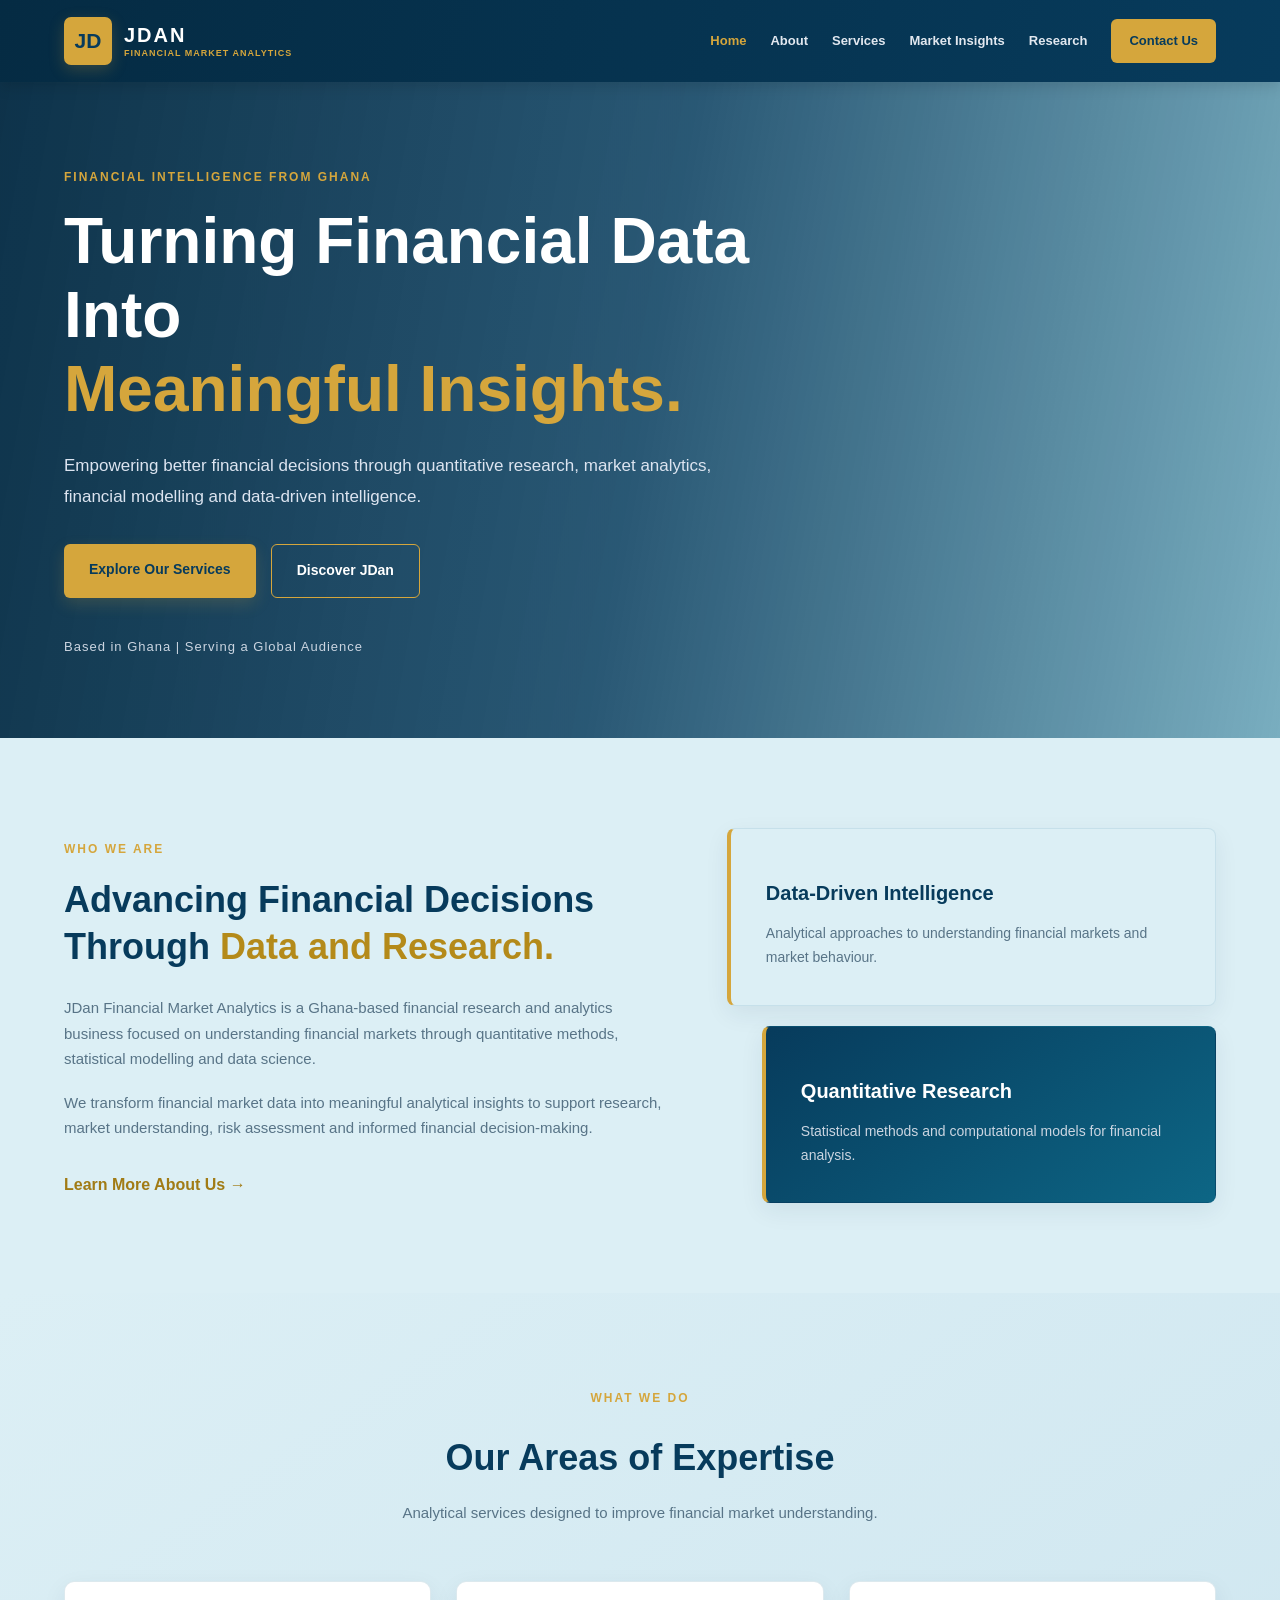
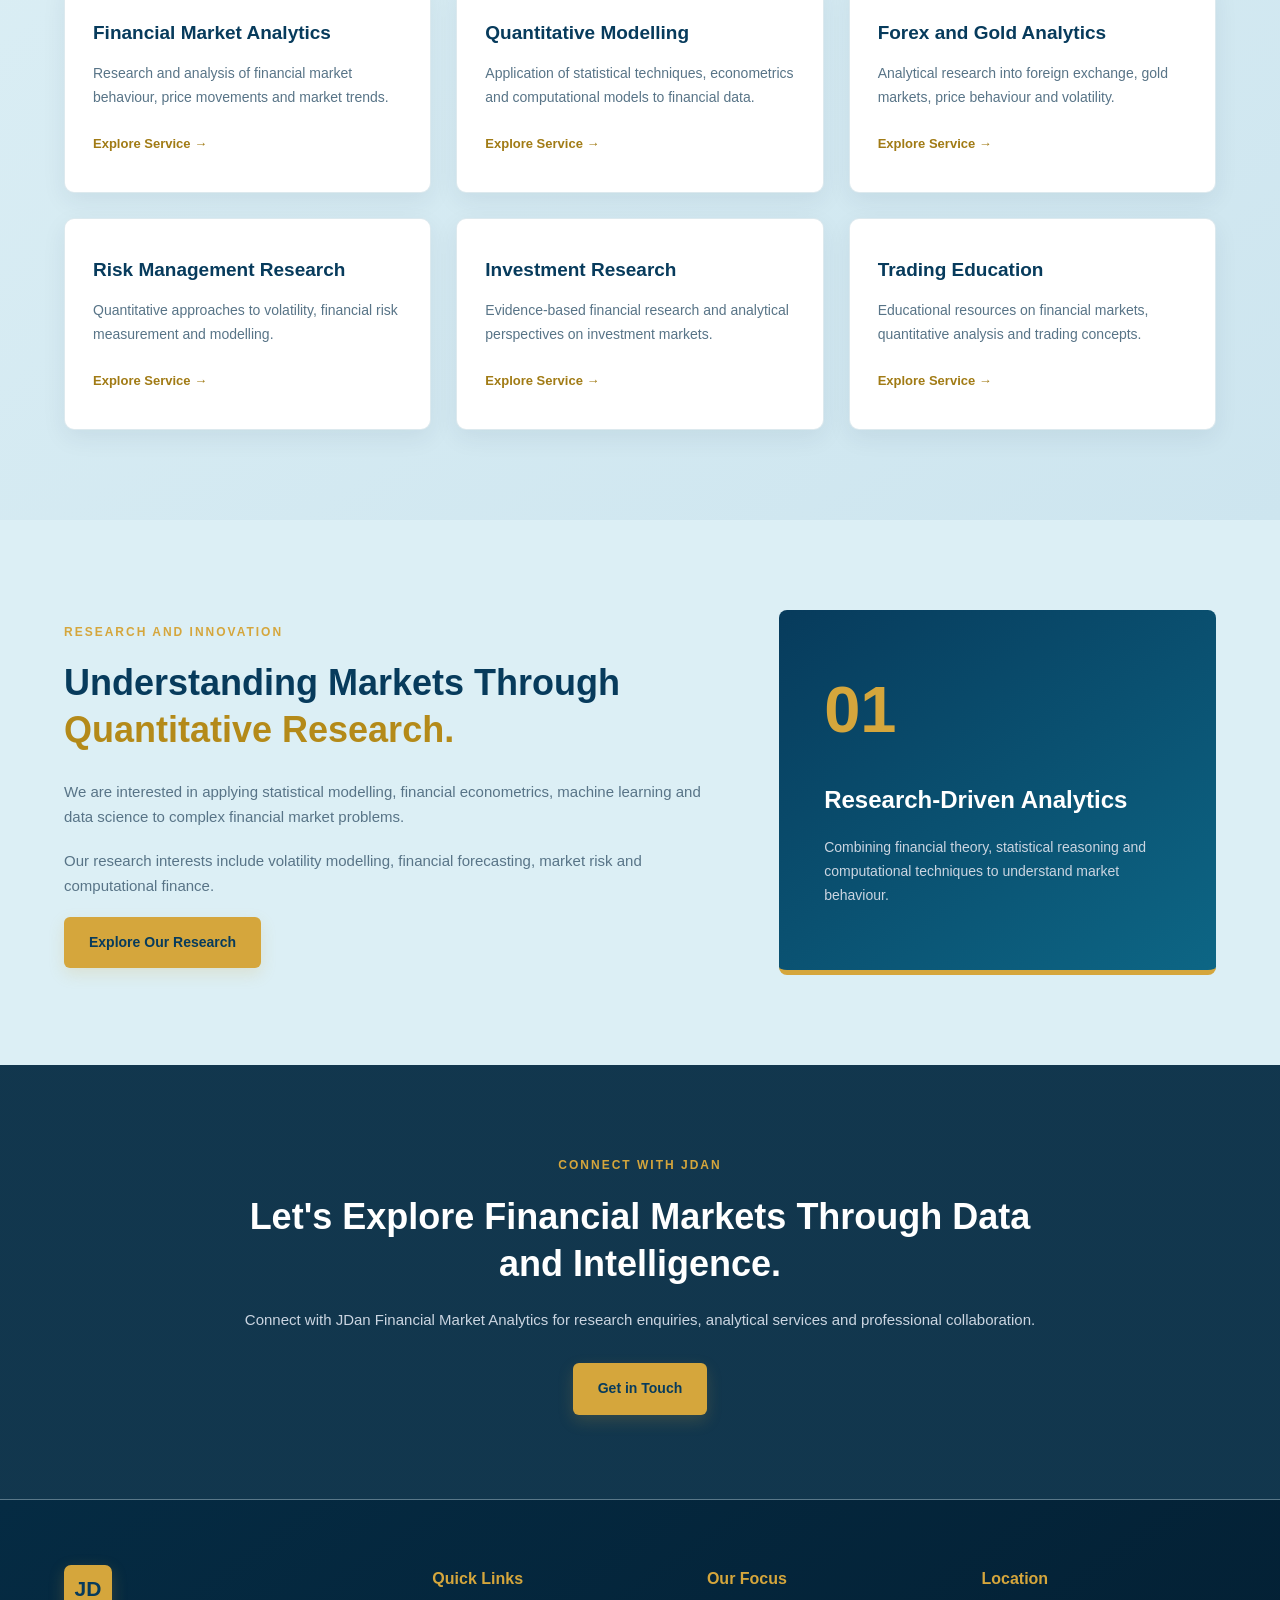
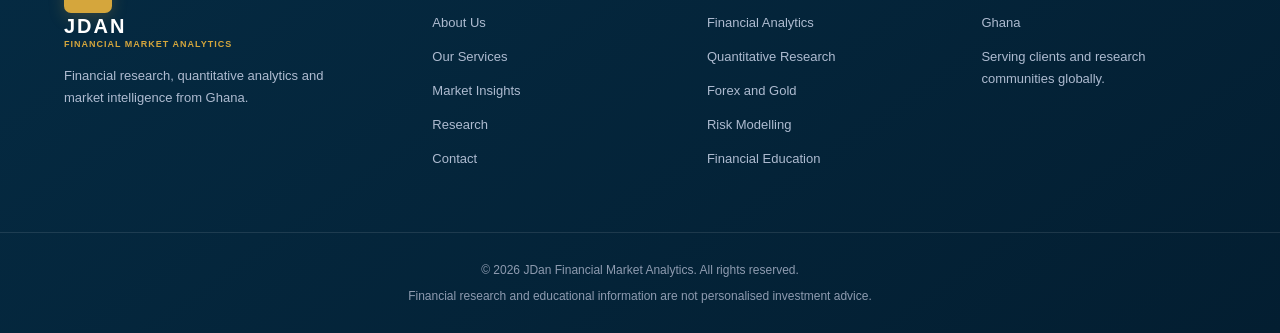
<file: index.html>
<!DOCTYPE html>
<html lang="en">
<head>
    <meta charset="UTF-8">
    <meta name="viewport" content="width=device-width, initial-scale=1.0">

    <meta name="description" content="JDan Financial Market Analytics is a Ghana-based financial research and quantitative analytics business providing market insights, forex and gold analytics, risk modelling and financial education.">

    <meta name="keywords" content="Financial Analytics, Ghana, Forex Research, Gold Analysis, Quantitative Finance, Financial Modelling">

    <meta name="author" content="JDan Financial Market Analytics">

    <title>JDan Financial Market Analytics | Financial Intelligence</title>

    <link rel="stylesheet" href="css/style.css">
</head>

<body>

    <!-- HEADER -->
    <header class="site-header">
        <div class="container navbar">

            <a href="index.html" class="logo">
                <span class="logo-mark">JD</span>
                <span class="logo-text">
                    <strong>JDAN</strong>
                    <small>FINANCIAL MARKET ANALYTICS</small>
                </span>
            </a>

            <nav class="navigation">
                <a href="index.html" class="active">Home</a>
                <a href="about.html">About</a>
                <a href="services.html">Services</a>
                <a href="insights.html">Market Insights</a>
                <a href="research.html">Research</a>
                <a href="contact.html" class="nav-contact">Contact Us</a>
            </nav>

            <button class="menu-toggle" id="menuToggle"
                    aria-label="Toggle navigation"
                    aria-expanded="false">
                &#9776;
            </button>

        </div>
    </header>


    <!-- HERO SECTION -->
    <main>

        <section class="hero">
            <div class="hero-overlay"></div>

            <div class="container hero-content">

                <span class="hero-label">
                    FINANCIAL INTELLIGENCE FROM GHANA
                </span>

                <h1>
                    Turning Financial Data Into
                    <span>Meaningful Insights.</span>
                </h1>

                <p>
                    Empowering better financial decisions through
                    quantitative research, market analytics,
                    financial modelling and data-driven intelligence.
                </p>

                <div class="hero-buttons">

                    <a href="services.html" class="btn btn-primary">
                        Explore Our Services
                    </a>

                    <a href="about.html" class="btn btn-outline">
                        Discover JDan
                    </a>

                </div>

                <div class="hero-location">
                    Based in Ghana | Serving a Global Audience
                </div>

            </div>
        </section>


        <!-- INTRODUCTION -->
        <section class="introduction section-padding">
            <div class="container intro-grid">

                <div class="intro-text">

                    <span class="section-label">WHO WE ARE</span>

                    <h2>
                        Advancing Financial Decisions Through
                        <span>Data and Research.</span>
                    </h2>

                    <p>
                        JDan Financial Market Analytics is a Ghana-based
                        financial research and analytics business
                        focused on understanding financial markets
                        through quantitative methods, statistical
                        modelling and data science.
                    </p>

                    <p>
                        We transform financial market data into
                        meaningful analytical insights to support
                        research, market understanding, risk assessment
                        and informed financial decision-making.
                    </p>

                    <a href="about.html" class="text-link">
                        Learn More About Us &rarr;
                    </a>

                </div>

                <div class="intro-visual">

                    <div class="visual-card">
                        <h3>Data-Driven Intelligence</h3>

                        <p>
                            Analytical approaches to understanding
                            financial markets and market behaviour.
                        </p>
                    </div>

                    <div class="visual-card visual-card-dark">

                        <h3>Quantitative Research</h3>

                        <p>
                            Statistical methods and computational
                            models for financial analysis.
                        </p>

                    </div>

                </div>

            </div>
        </section>


        <!-- SERVICES -->
        <section class="services-section section-padding">
            <div class="container">

                <div class="section-heading">

                    <span class="section-label">WHAT WE DO</span>

                    <h2>Our Areas of Expertise</h2>

                    <p>
                        Analytical services designed to improve
                        financial market understanding.
                    </p>

                </div>

                <div class="service-grid">

                    <article class="service-card">

                        <h3>Financial Market Analytics</h3>

                        <p>
                            Research and analysis of financial market
                            behaviour, price movements and market trends.
                        </p>

                        <a href="services.html">Explore Service &rarr;</a>

                    </article>


                    <article class="service-card">

                        <h3>Quantitative Modelling</h3>

                        <p>
                            Application of statistical techniques,
                            econometrics and computational models
                            to financial data.
                        </p>

                        <a href="services.html">Explore Service &rarr;</a>

                    </article>


                    <article class="service-card">

                        <h3>Forex and Gold Analytics</h3>

                        <p>
                            Analytical research into foreign exchange,
                            gold markets, price behaviour and volatility.
                        </p>

                        <a href="services.html">Explore Service &rarr;</a>

                    </article>


                    <article class="service-card">

                        <h3>Risk Management Research</h3>

                        <p>
                            Quantitative approaches to volatility,
                            financial risk measurement and modelling.
                        </p>

                        <a href="services.html">Explore Service &rarr;</a>

                    </article>


                    <article class="service-card">

                        <h3>Investment Research</h3>

                        <p>
                            Evidence-based financial research and
                            analytical perspectives on investment markets.
                        </p>

                        <a href="services.html">Explore Service &rarr;</a>

                    </article>


                    <article class="service-card">

                        <h3>Trading Education</h3>

                        <p>
                            Educational resources on financial markets,
                            quantitative analysis and trading concepts.
                        </p>

                        <a href="services.html">Explore Service &rarr;</a>

                    </article>

                </div>

            </div>
        </section>


        <!-- RESEARCH SECTION -->
        <section class="research-section section-padding">
            <div class="container research-grid">

                <div>

                    <span class="section-label">
                        RESEARCH AND INNOVATION
                    </span>

                    <h2>
                        Understanding Markets Through
                        <span>Quantitative Research.</span>
                    </h2>

                    <p>
                        We are interested in applying statistical
                        modelling, financial econometrics, machine
                        learning and data science to complex financial
                        market problems.
                    </p>

                    <p>
                        Our research interests include volatility
                        modelling, financial forecasting, market risk
                        and computational finance.
                    </p>

                    <a href="research.html" class="btn btn-primary">
                        Explore Our Research
                    </a>

                </div>

                <div class="research-highlight">

                    <div class="research-number">01</div>

                    <h3>Research-Driven Analytics</h3>

                    <p>
                        Combining financial theory, statistical
                        reasoning and computational techniques
                        to understand market behaviour.
                    </p>

                </div>

            </div>
        </section>


        <!-- CALL TO ACTION -->
        <section class="cta-section">

            <div class="container cta-content">

                <span class="section-label">
                    CONNECT WITH JDAN
                </span>

                <h2>
                    Let's Explore Financial Markets
                    Through Data and Intelligence.
                </h2>

                <p>
                    Connect with JDan Financial Market Analytics
                    for research enquiries, analytical services
                    and professional collaboration.
                </p>

                <a href="contact.html" class="btn btn-primary">
                    Get in Touch
                </a>

            </div>

        </section>

    </main>


    <!-- FOOTER -->
    <footer class="site-footer">

        <div class="container footer-grid">

            <div class="footer-about">

                <a href="index.html" class="logo footer-logo">

                    <span class="logo-mark">JD</span>

                    <span class="logo-text">
                        <strong>JDAN</strong>
                        <small>FINANCIAL MARKET ANALYTICS</small>
                    </span>

                </a>

                <p>
                    Financial research, quantitative analytics
                    and market intelligence from Ghana.
                </p>

            </div>


            <div>

                <h3>Quick Links</h3>

                <a href="about.html">About Us</a>
                <a href="services.html">Our Services</a>
                <a href="insights.html">Market Insights</a>
                <a href="research.html">Research</a>
                <a href="contact.html">Contact</a>

            </div>


            <div>

                <h3>Our Focus</h3>

                <span>Financial Analytics</span>
                <span>Quantitative Research</span>
                <span>Forex and Gold</span>
                <span>Risk Modelling</span>
                <span>Financial Education</span>

            </div>


            <div>

                <h3>Location</h3>

                <p>Ghana</p>

                <p>
                    Serving clients and research communities globally.
                </p>

            </div>

        </div>


        <div class="footer-bottom">

            <p>
                &copy; <span id="currentYear">2026</span>
                JDan Financial Market Analytics.
                All rights reserved.
            </p>

            <p>
                Financial research and educational information
                are not personalised investment advice.
            </p>

        </div>

    </footer>


    <script src="js/script.js"></script>

</body>
</html>
</file>
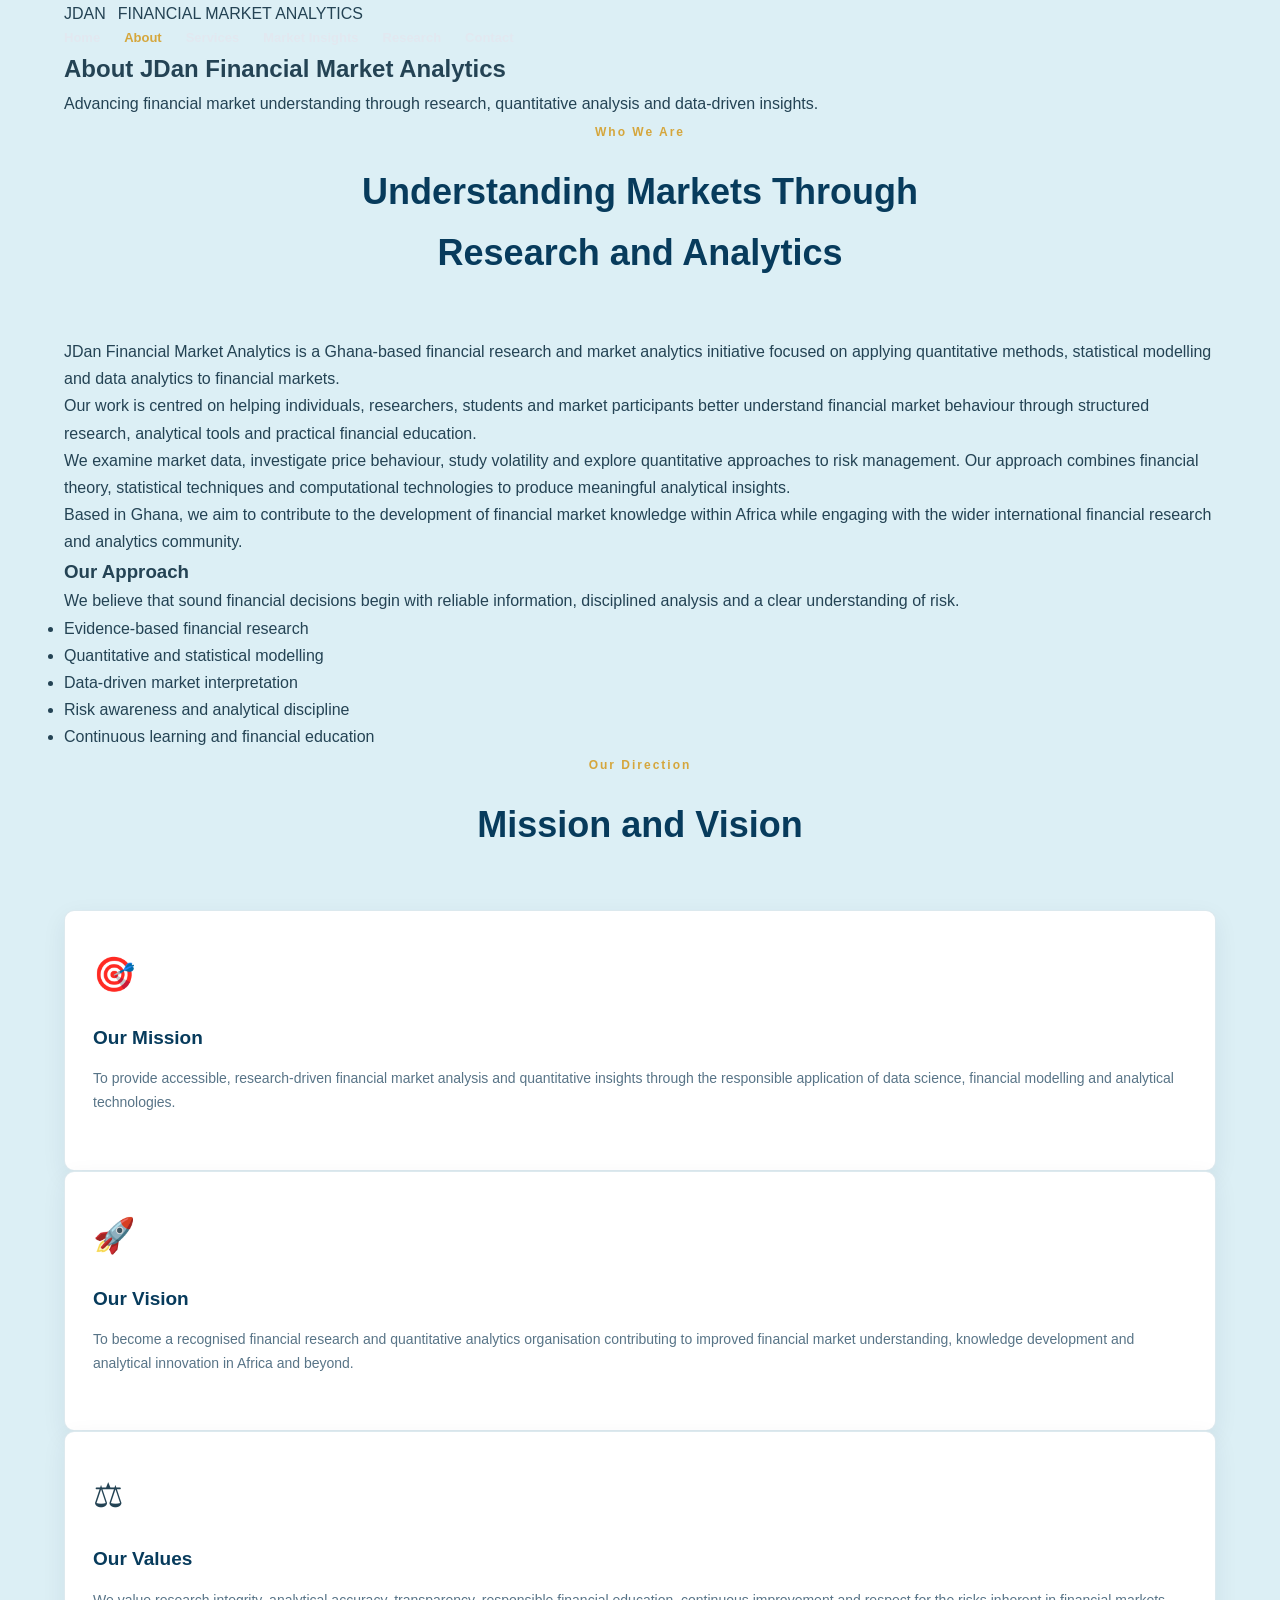
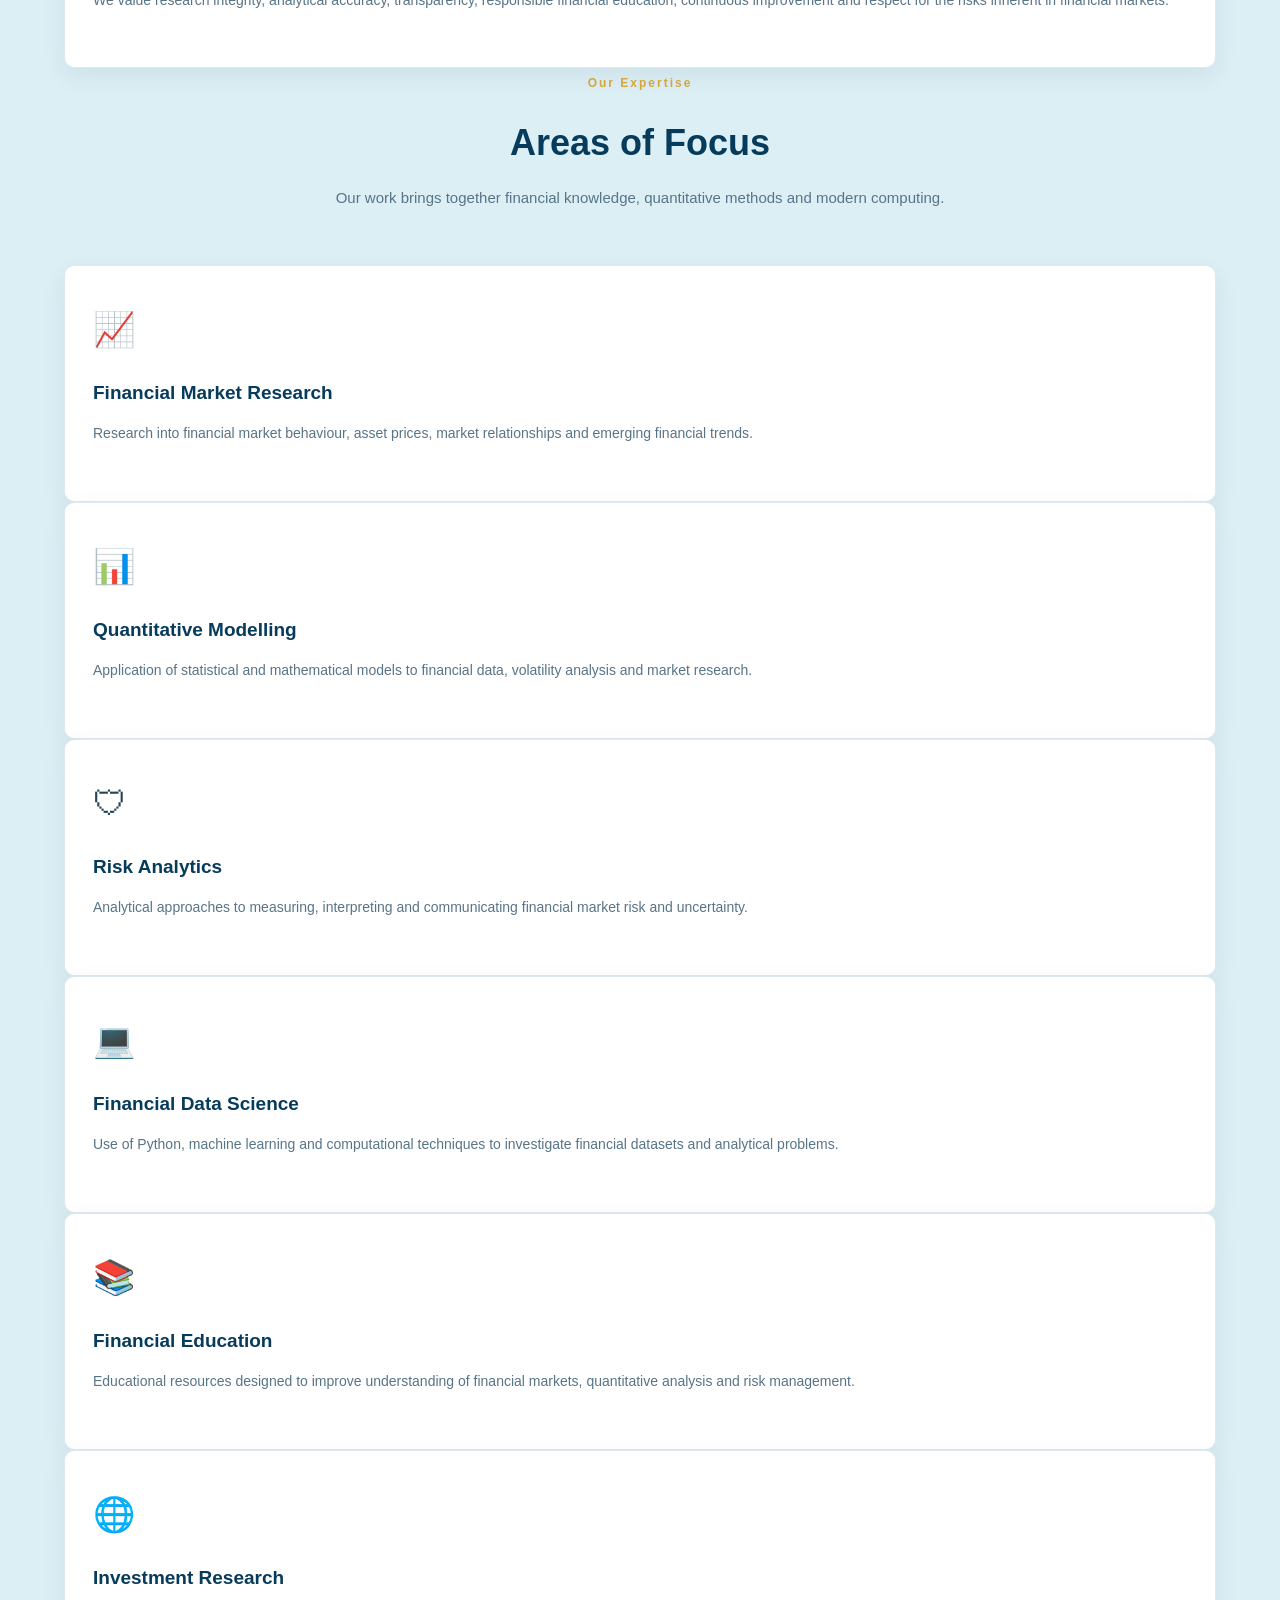
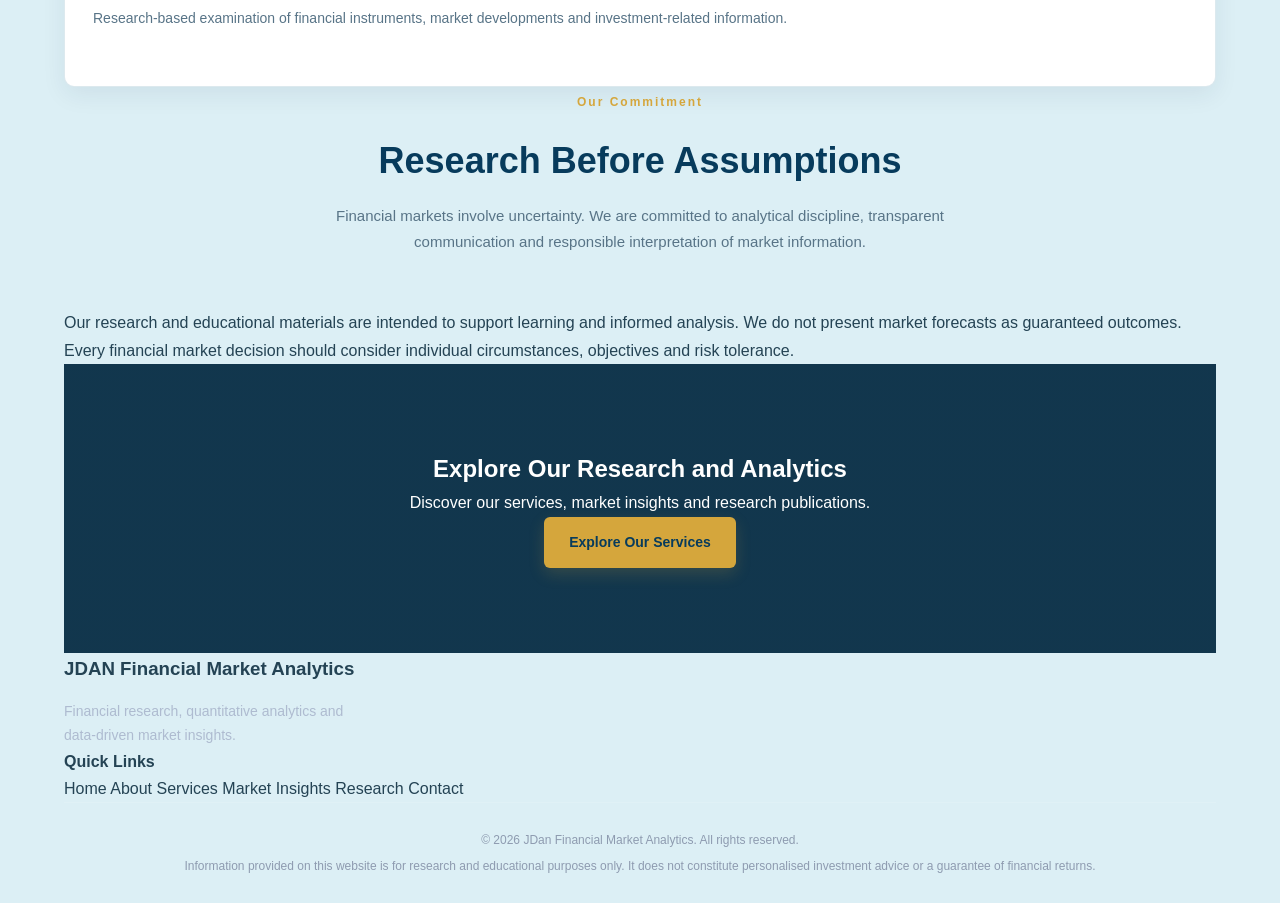
<file: about.html>
<!DOCTYPE html>
<html lang="en">
<head>
    <meta charset="UTF-8">
    <meta name="viewport" content="width=device-width, initial-scale=1.0">

    <title>About Us | JDan Financial Market Analytics</title>

    <meta name="description" content="Learn about JDan Financial Market Analytics, a Ghana-based financial research and quantitative market analytics company.">

    <link rel="stylesheet" href="css/style.css">
</head>

<body>

    <!-- HEADER -->
    <header class="header">
        <div class="container nav-container">

            <a href="index.html" class="logo">
                <span class="logo-main">JDAN</span>
                <span class="logo-sub">FINANCIAL MARKET ANALYTICS</span>
            </a>

            <button class="menu-toggle" id="menuToggle" aria-label="Toggle navigation">
                ☰
            </button>

            <nav class="navigation" id="navigation">
                <a href="index.html">Home</a>
                <a href="about.html" class="active">About</a>
                <a href="services.html">Services</a>
                <a href="insights.html">Market Insights</a>
                <a href="research.html">Research</a>
                <a href="contact.html">Contact</a>
            </nav>

        </div>
    </header>


    <!-- PAGE BANNER -->
    <section class="page-hero">
        <div class="container">
            <h1>About JDan Financial Market Analytics</h1>

            <p>
                Advancing financial market understanding through research,
                quantitative analysis and data-driven insights.
            </p>
        </div>
    </section>


    <!-- COMPANY INTRODUCTION -->
    <section class="section">
        <div class="container">

            <div class="section-heading">
                <span class="section-label">Who We Are</span>
                <h2>Understanding Markets Through Research and Analytics</h2>
            </div>

            <div class="about-content">

                <div class="about-text">
                    <p>
                        JDan Financial Market Analytics is a Ghana-based
                        financial research and market analytics initiative
                        focused on applying quantitative methods, statistical
                        modelling and data analytics to financial markets.
                    </p>

                    <p>
                        Our work is centred on helping individuals,
                        researchers, students and market participants better
                        understand financial market behaviour through
                        structured research, analytical tools and practical
                        financial education.
                    </p>

                    <p>
                        We examine market data, investigate price behaviour,
                        study volatility and explore quantitative approaches
                        to risk management. Our approach combines financial
                        theory, statistical techniques and computational
                        technologies to produce meaningful analytical insights.
                    </p>

                    <p>
                        Based in Ghana, we aim to contribute to the development
                        of financial market knowledge within Africa while
                        engaging with the wider international financial
                        research and analytics community.
                    </p>
                </div>

                <div class="about-highlight">
                    <h3>Our Approach</h3>

                    <p>
                        We believe that sound financial decisions begin with
                        reliable information, disciplined analysis and a clear
                        understanding of risk.
                    </p>

                    <ul>
                        <li>Evidence-based financial research</li>
                        <li>Quantitative and statistical modelling</li>
                        <li>Data-driven market interpretation</li>
                        <li>Risk awareness and analytical discipline</li>
                        <li>Continuous learning and financial education</li>
                    </ul>
                </div>

            </div>
        </div>
    </section>


    <!-- MISSION AND VISION -->
    <section class="section section-light">
        <div class="container">

            <div class="section-heading">
                <span class="section-label">Our Direction</span>
                <h2>Mission and Vision</h2>
            </div>

            <div class="services-grid">

                <div class="service-card">
                    <div class="service-icon">&#127919;</div>

                    <h3>Our Mission</h3>

                    <p>
                        To provide accessible, research-driven financial
                        market analysis and quantitative insights through
                        the responsible application of data science,
                        financial modelling and analytical technologies.
                    </p>
                </div>

                <div class="service-card">
                    <div class="service-icon">&#128640;</div>

                    <h3>Our Vision</h3>

                    <p>
                        To become a recognised financial research and
                        quantitative analytics organisation contributing
                        to improved financial market understanding,
                        knowledge development and analytical innovation
                        in Africa and beyond.
                    </p>
                </div>

                <div class="service-card">
                    <div class="service-icon">&#9878;</div>

                    <h3>Our Values</h3>

                    <p>
                        We value research integrity, analytical accuracy,
                        transparency, responsible financial education,
                        continuous improvement and respect for the risks
                        inherent in financial markets.
                    </p>
                </div>

            </div>
        </div>
    </section>


    <!-- OUR AREAS OF FOCUS -->
    <section class="section">
        <div class="container">

            <div class="section-heading">
                <span class="section-label">Our Expertise</span>
                <h2>Areas of Focus</h2>

                <p>
                    Our work brings together financial knowledge,
                    quantitative methods and modern computing.
                </p>
            </div>

            <div class="services-grid">

                <div class="service-card">
                    <div class="service-icon">&#128200;</div>

                    <h3>Financial Market Research</h3>

                    <p>
                        Research into financial market behaviour,
                        asset prices, market relationships and
                        emerging financial trends.
                    </p>
                </div>

                <div class="service-card">
                    <div class="service-icon">&#128202;</div>

                    <h3>Quantitative Modelling</h3>

                    <p>
                        Application of statistical and mathematical
                        models to financial data, volatility analysis
                        and market research.
                    </p>
                </div>

                <div class="service-card">
                    <div class="service-icon">&#128737;</div>

                    <h3>Risk Analytics</h3>

                    <p>
                        Analytical approaches to measuring,
                        interpreting and communicating financial
                        market risk and uncertainty.
                    </p>
                </div>

                <div class="service-card">
                    <div class="service-icon">&#128187;</div>

                    <h3>Financial Data Science</h3>

                    <p>
                        Use of Python, machine learning and
                        computational techniques to investigate
                        financial datasets and analytical problems.
                    </p>
                </div>

                <div class="service-card">
                    <div class="service-icon">&#128218;</div>

                    <h3>Financial Education</h3>

                    <p>
                        Educational resources designed to improve
                        understanding of financial markets,
                        quantitative analysis and risk management.
                    </p>
                </div>

                <div class="service-card">
                    <div class="service-icon">&#127760;</div>

                    <h3>Investment Research</h3>

                    <p>
                        Research-based examination of financial
                        instruments, market developments and
                        investment-related information.
                    </p>
                </div>

            </div>
        </div>
    </section>


    <!-- OUR COMMITMENT -->
    <section class="section section-dark">
        <div class="container">

            <div class="section-heading">
                <span class="section-label">Our Commitment</span>

                <h2>Research Before Assumptions</h2>

                <p>
                    Financial markets involve uncertainty. We are committed
                    to analytical discipline, transparent communication
                    and responsible interpretation of market information.
                </p>
            </div>

            <div class="commitment-content">
                <p>
                    Our research and educational materials are intended
                    to support learning and informed analysis. We do not
                    present market forecasts as guaranteed outcomes.
                    Every financial market decision should consider
                    individual circumstances, objectives and risk tolerance.
                </p>
            </div>

        </div>
    </section>


    <!-- CALL TO ACTION -->
    <section class="section">
        <div class="container cta-section">

            <h2>Explore Our Research and Analytics</h2>

            <p>
                Discover our services, market insights and research
                publications.
            </p>

            <a href="services.html" class="btn btn-primary">
                Explore Our Services
            </a>

        </div>
    </section>


    <!-- FOOTER -->
    <footer class="footer">
        <div class="container">

            <div class="footer-content">

                <div class="footer-about">
                    <h3>JDAN Financial Market Analytics</h3>

                    <p>
                        Financial research, quantitative analytics
                        and data-driven market insights.
                    </p>
                </div>

                <div class="footer-links">
                    <h4>Quick Links</h4>

                    <a href="index.html">Home</a>
                    <a href="about.html">About</a>
                    <a href="services.html">Services</a>
                    <a href="insights.html">Market Insights</a>
                    <a href="research.html">Research</a>
                    <a href="contact.html">Contact</a>
                </div>

            </div>

            <div class="footer-bottom">
                <p>
                    &copy; <span id="currentYear"></span>
                    JDan Financial Market Analytics.
                    All rights reserved.
                </p>

                <p class="disclaimer">
                    Information provided on this website is for research
                    and educational purposes only. It does not constitute
                    personalised investment advice or a guarantee of
                    financial returns.
                </p>
            </div>

        </div>
    </footer>


    <script src="js/script.js"></script>

</body>
</html>
</file>
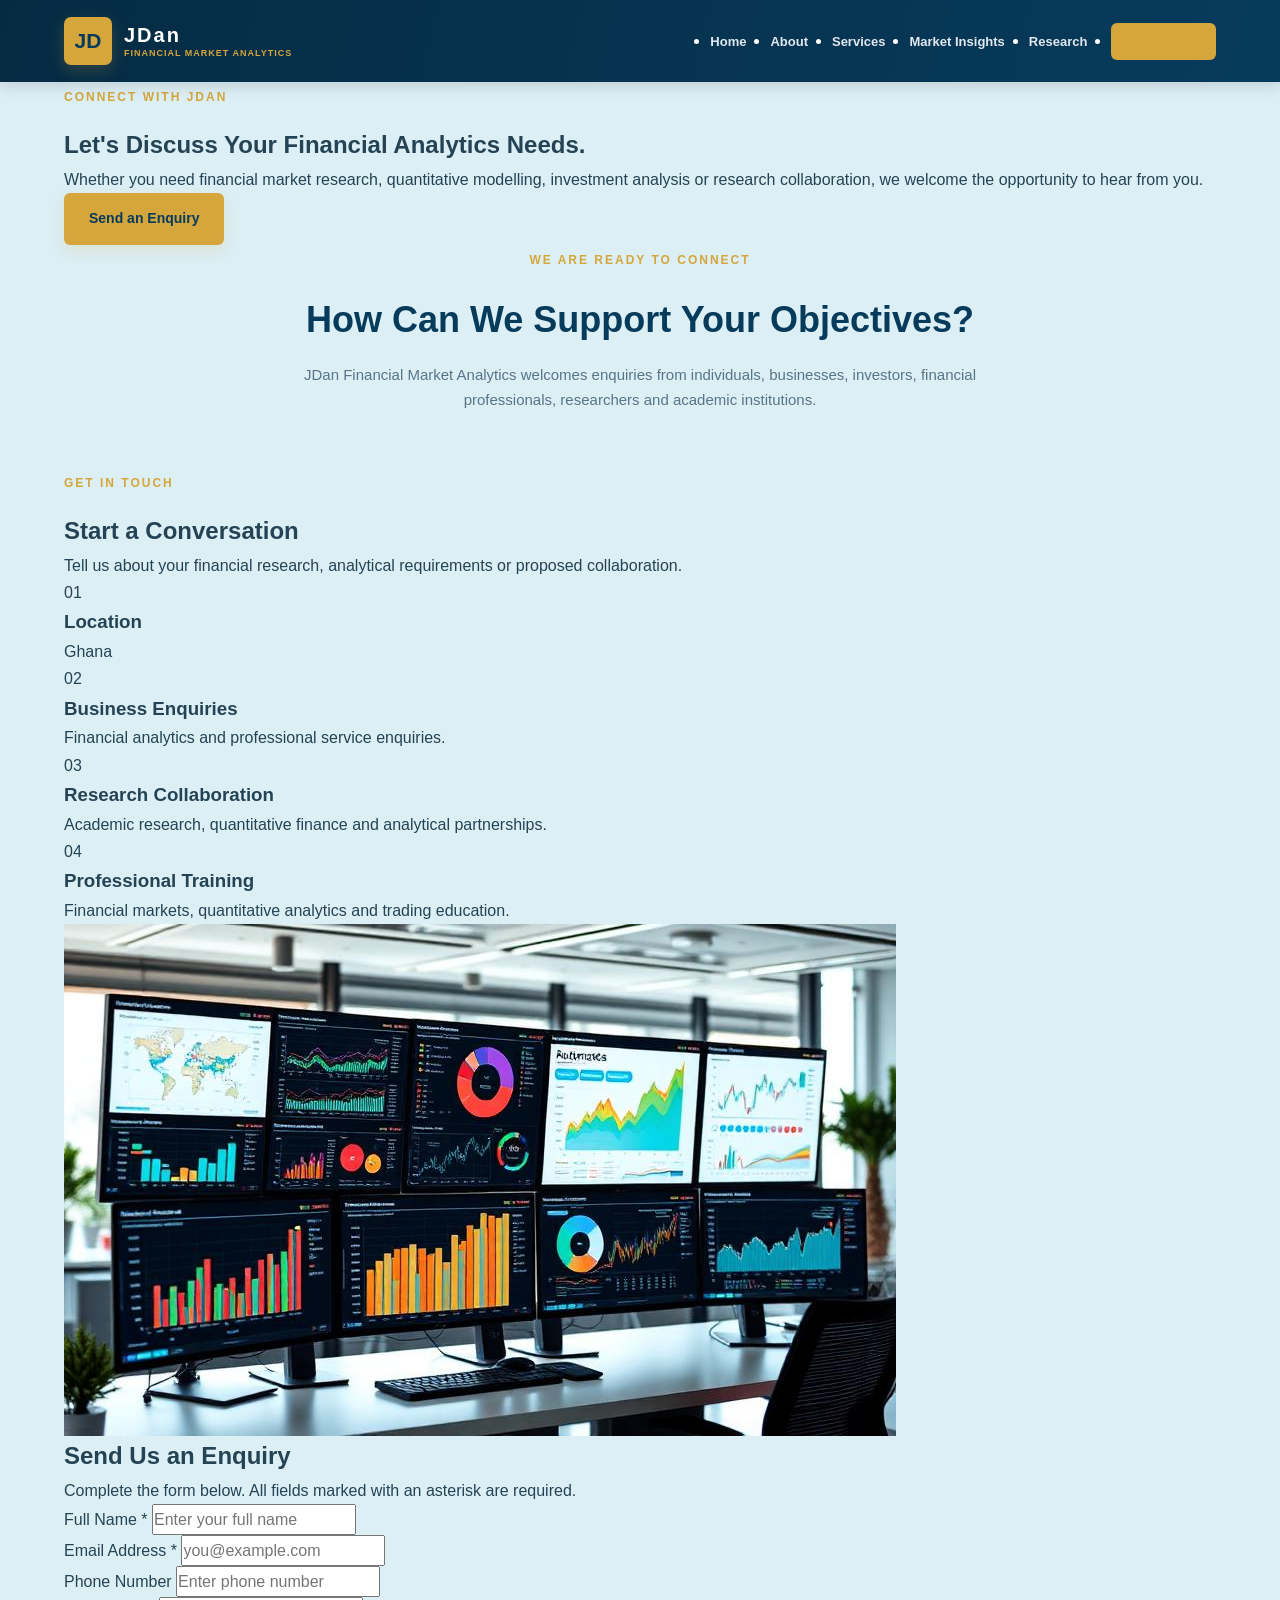
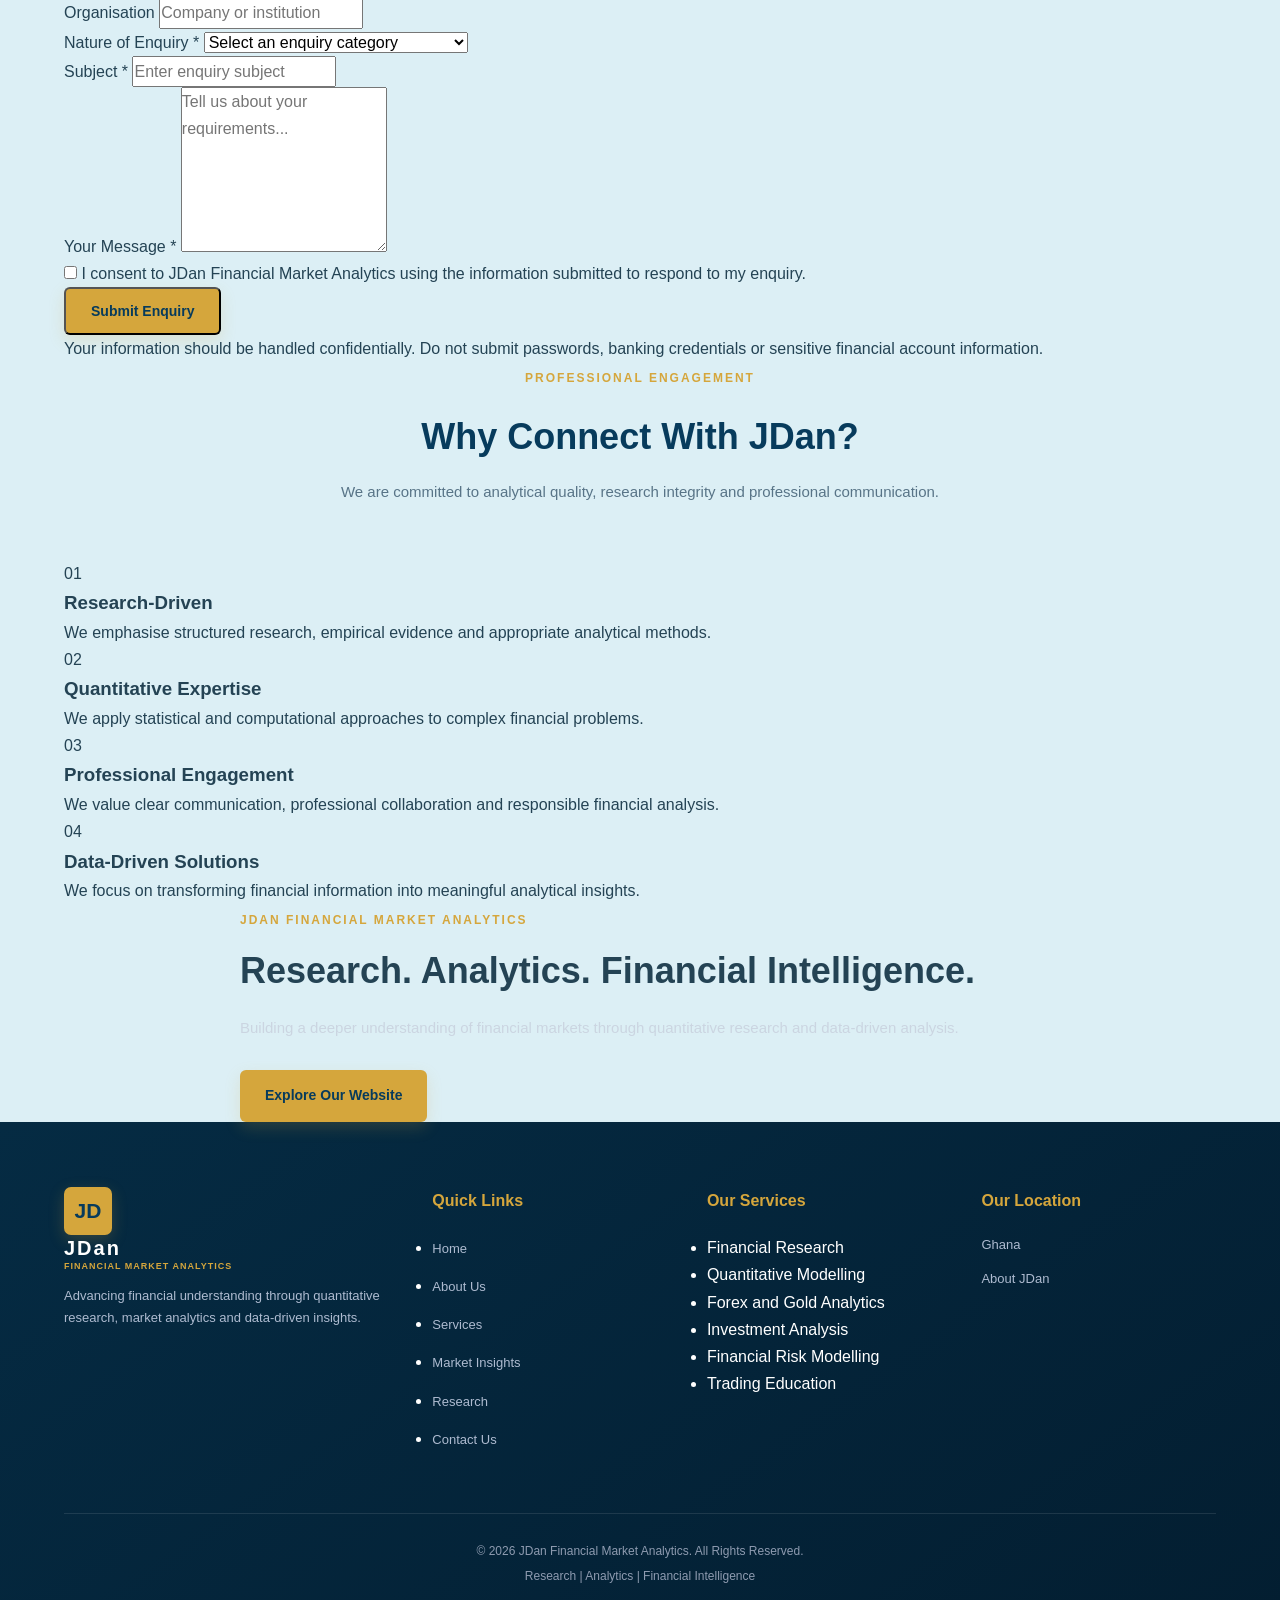
<file: contact.html>
<!DOCTYPE html>
<html lang="en">
<head>
    <meta charset="UTF-8">
    <meta name="viewport" content="width=device-width, initial-scale=1.0">

    <meta name="description" content="Contact JDan Financial Market Analytics for financial research, quantitative modelling, forex and gold analysis, investment research and professional collaboration.">

    <meta name="keywords" content="Contact JDan, Financial Analytics Ghana, Quantitative Research, Financial Consulting, Forex Analysis">

    <meta name="author" content="JDan Financial Market Analytics">

    <title>Contact Us | JDan Financial Market Analytics</title>

    <link rel="stylesheet" href="css/style.css">
</head>

<body>

    <!-- HEADER -->
    <header class="site-header">
        <div class="container">

            <nav class="navbar">

                <a href="index.html" class="logo">
                    <span class="logo-mark">JD</span>

                    <span class="logo-text">
                        <strong>JDan</strong>
                        <small>FINANCIAL MARKET ANALYTICS</small>
                    </span>
                </a>

                <button class="menu-toggle"
                        aria-label="Toggle navigation"
                        aria-expanded="false">
                    <span></span>
                    <span></span>
                    <span></span>
                </button>

                <ul class="navigation">
                    <li><a href="index.html">Home</a></li>
                    <li><a href="about.html">About</a></li>
                    <li><a href="services.html">Services</a></li>
                    <li><a href="insights.html">Market Insights</a></li>
                    <li><a href="research.html">Research</a></li>
                    <li><a href="contact.html" class="nav-contact active">Contact Us</a></li>
                </ul>

            </nav>

        </div>
    </header>


    <!-- CONTACT HERO -->
    <section class="page-hero contact-hero">

        <div class="container">

            <div class="page-hero-content">

                <span class="section-label">
                    CONNECT WITH JDAN
                </span>

                <h1>
                    Let's Discuss Your
                    <span>Financial Analytics Needs.</span>
                </h1>

                <p>
                    Whether you need financial market research,
                    quantitative modelling, investment analysis
                    or research collaboration, we welcome the
                    opportunity to hear from you.
                </p>

                <a href="#contact-form" class="btn btn-primary">
                    Send an Enquiry
                </a>

            </div>

        </div>

    </section>


    <!-- CONTACT INTRODUCTION -->
    <section class="section contact-intro">

        <div class="container">

            <div class="section-heading">

                <span class="section-label">
                    WE ARE READY TO CONNECT
                </span>

                <h2>
                    How Can We Support Your Objectives?
                </h2>

                <p>
                    JDan Financial Market Analytics welcomes
                    enquiries from individuals, businesses,
                    investors, financial professionals,
                    researchers and academic institutions.
                </p>

            </div>

        </div>

    </section>


    <!-- CONTACT INFORMATION AND FORM -->
    <section class="section contact-section"
             id="contact-form">

        <div class="container">

            <div class="contact-grid">


                <!-- CONTACT INFORMATION -->
                <div class="contact-information">

                    <span class="section-label">
                        GET IN TOUCH
                    </span>

                    <h2>
                        Start a Conversation
                    </h2>

                    <p>
                        Tell us about your financial research,
                        analytical requirements or proposed
                        collaboration.
                    </p>


                    <div class="contact-info-item">

                        <div class="contact-info-number">01</div>

                        <div>
                            <h3>Location</h3>
                            <p>Ghana</p>
                        </div>

                    </div>


                    <div class="contact-info-item">

                        <div class="contact-info-number">02</div>

                        <div>
                            <h3>Business Enquiries</h3>
                            <p>
                                Financial analytics and
                                professional service enquiries.
                            </p>
                        </div>

                    </div>


                    <div class="contact-info-item">

                        <div class="contact-info-number">03</div>

                        <div>
                            <h3>Research Collaboration</h3>
                            <p>
                                Academic research, quantitative
                                finance and analytical partnerships.
                            </p>
                        </div>

                    </div>


                    <div class="contact-info-item">

                        <div class="contact-info-number">04</div>

                        <div>
                            <h3>Professional Training</h3>
                            <p>
                                Financial markets, quantitative
                                analytics and trading education.
                            </p>
                        </div>

                    </div>


                    <div class="contact-visual">

                        <img
                            src="images/financial-analytics.jpg"
                            alt="Professional financial analytics and research workstation"
                            loading="lazy">

                    </div>

                </div>


                <!-- ENQUIRY FORM -->
                <div class="contact-form-container">

                    <h2>Send Us an Enquiry</h2>

                    <p>
                        Complete the form below. All fields
                        marked with an asterisk are required.
                    </p>


                    <form id="enquiryForm"
                          class="contact-form"
                          method="post">

                        <div class="form-group">

                            <label for="fullName">
                                Full Name *
                            </label>

                            <input
                                type="text"
                                id="fullName"
                                name="fullName"
                                placeholder="Enter your full name"
                                maxlength="100"
                                autocomplete="name"
                                required>

                        </div>


                        <div class="form-row">

                            <div class="form-group">

                                <label for="email">
                                    Email Address *
                                </label>

                                <input
                                    type="email"
                                    id="email"
                                    name="email"
                                    placeholder="you@example.com"
                                    maxlength="254"
                                    autocomplete="email"
                                    required>

                            </div>


                            <div class="form-group">

                                <label for="phone">
                                    Phone Number
                                </label>

                                <input
                                    type="tel"
                                    id="phone"
                                    name="phone"
                                    placeholder="Enter phone number"
                                    maxlength="25"
                                    autocomplete="tel">

                            </div>

                        </div>


                        <div class="form-group">

                            <label for="organisation">
                                Organisation
                            </label>

                            <input
                                type="text"
                                id="organisation"
                                name="organisation"
                                placeholder="Company or institution"
                                maxlength="150"
                                autocomplete="organization">

                        </div>


                        <div class="form-group">

                            <label for="enquiryType">
                                Nature of Enquiry *
                            </label>

                            <select
                                id="enquiryType"
                                name="enquiryType"
                                required>

                                <option value="">
                                    Select an enquiry category
                                </option>

                                <option value="Financial Market Research">
                                    Financial Market Research
                                </option>

                                <option value="Quantitative Modelling">
                                    Quantitative Modelling
                                </option>

                                <option value="Forex and Gold Analytics">
                                    Forex and Gold Analytics
                                </option>

                                <option value="Investment Analysis">
                                    Investment Analysis
                                </option>

                                <option value="Financial Risk Modelling">
                                    Financial Risk Modelling
                                </option>

                                <option value="Trading Education">
                                    Trading Education
                                </option>

                                <option value="Academic Research Collaboration">
                                    Academic Research Collaboration
                                </option>

                                <option value="Other">
                                    Other Enquiry
                                </option>

                            </select>

                        </div>


                        <div class="form-group">

                            <label for="subject">
                                Subject *
                            </label>

                            <input
                                type="text"
                                id="subject"
                                name="subject"
                                placeholder="Enter enquiry subject"
                                maxlength="150"
                                required>

                        </div>


                        <div class="form-group">

                            <label for="message">
                                Your Message *
                            </label>

                            <textarea
                                id="message"
                                name="message"
                                rows="6"
                                maxlength="5000"
                                placeholder="Tell us about your requirements..."
                                required></textarea>

                        </div>


                        <div class="form-consent">

                            <input
                                type="checkbox"
                                id="privacyConsent"
                                name="privacyConsent"
                                required>

                            <label for="privacyConsent">
                                I consent to JDan Financial Market
                                Analytics using the information
                                submitted to respond to my enquiry.
                            </label>

                        </div>


                        <button type="submit"
                                class="btn btn-primary form-submit">

                            Submit Enquiry

                        </button>


                        <p class="form-notice">
                            Your information should be handled
                            confidentially. Do not submit passwords,
                            banking credentials or sensitive
                            financial account information.
                        </p>

                        <div id="formStatus"
                             class="form-status"
                             role="status"
                             aria-live="polite">
                        </div>

                    </form>

                </div>

            </div>

        </div>

    </section>


    <!-- WHY CONTACT JDAN -->
    <section class="section contact-benefits">

        <div class="container">

            <div class="section-heading">

                <span class="section-label">
                    PROFESSIONAL ENGAGEMENT
                </span>

                <h2>Why Connect With JDan?</h2>

                <p>
                    We are committed to analytical quality,
                    research integrity and professional
                    communication.
                </p>

            </div>


            <div class="approach-grid">

                <div class="approach-card">

                    <span>01</span>

                    <h3>Research-Driven</h3>

                    <p>
                        We emphasise structured research,
                        empirical evidence and appropriate
                        analytical methods.
                    </p>

                </div>


                <div class="approach-card">

                    <span>02</span>

                    <h3>Quantitative Expertise</h3>

                    <p>
                        We apply statistical and computational
                        approaches to complex financial problems.
                    </p>

                </div>


                <div class="approach-card">

                    <span>03</span>

                    <h3>Professional Engagement</h3>

                    <p>
                        We value clear communication,
                        professional collaboration and
                        responsible financial analysis.
                    </p>

                </div>


                <div class="approach-card">

                    <span>04</span>

                    <h3>Data-Driven Solutions</h3>

                    <p>
                        We focus on transforming financial
                        information into meaningful analytical
                        insights.
                    </p>

                </div>

            </div>

        </div>

    </section>


    <!-- CONTACT CTA -->
    <section class="section services-cta">

        <div class="container">

            <div class="cta-content">

                <span class="section-label">
                    JDAN FINANCIAL MARKET ANALYTICS
                </span>

                <h2>
                    Research. Analytics.
                    Financial Intelligence.
                </h2>

                <p>
                    Building a deeper understanding of
                    financial markets through quantitative
                    research and data-driven analysis.
                </p>

                <a href="index.html" class="btn btn-primary">
                    Explore Our Website
                </a>

            </div>

        </div>

    </section>


    <!-- FOOTER -->
    <footer class="site-footer">

        <div class="container">

            <div class="footer-grid">

                <div class="footer-brand">

                    <a href="index.html" class="logo">

                        <span class="logo-mark">JD</span>

                        <span class="logo-text">
                            <strong>JDan</strong>
                            <small>FINANCIAL MARKET ANALYTICS</small>
                        </span>

                    </a>

                    <p>
                        Advancing financial understanding through
                        quantitative research, market analytics
                        and data-driven insights.
                    </p>

                </div>


                <div class="footer-links">

                    <h3>Quick Links</h3>

                    <ul>
                        <li><a href="index.html">Home</a></li>
                        <li><a href="about.html">About Us</a></li>
                        <li><a href="services.html">Services</a></li>
                        <li><a href="insights.html">Market Insights</a></li>
                        <li><a href="research.html">Research</a></li>
                        <li><a href="contact.html">Contact Us</a></li>
                    </ul>

                </div>


                <div class="footer-links">

                    <h3>Our Services</h3>

                    <ul>
                        <li>Financial Research</li>
                        <li>Quantitative Modelling</li>
                        <li>Forex and Gold Analytics</li>
                        <li>Investment Analysis</li>
                        <li>Financial Risk Modelling</li>
                        <li>Trading Education</li>
                    </ul>

                </div>


                <div class="footer-contact">

                    <h3>Our Location</h3>

                    <p>Ghana</p>

                    <a href="about.html">
                        About JDan
                    </a>

                </div>

            </div>


            <div class="footer-bottom">

                <p>
                    &copy;
                    <span id="current-year">2026</span>
                    JDan Financial Market Analytics.
                    All Rights Reserved.
                </p>

                <p>
                    Research | Analytics | Financial Intelligence
                </p>

            </div>

        </div>

    </footer>


    <!-- JAVASCRIPT -->
    <script src="js/script.js"></script>

    <script>
        document.getElementById("current-year").textContent =
            new Date().getFullYear();

        /*
          FRONT-END FORM NOTICE

          This form is not yet connected to a server.
          It must not claim that enquiries have been sent.
          We will integrate secure form processing later.
        */

        const enquiryForm =
            document.getElementById("enquiryForm");

        const formStatus =
            document.getElementById("formStatus");

        enquiryForm.addEventListener("submit", function(event) {

            event.preventDefault();

            formStatus.textContent =
                "The enquiry form is currently in demonstration mode. " +
                "Please contact the website administrator while " +
                "secure email processing is being configured.";

            formStatus.classList.add("form-notice-visible");

        });

    </script>

</body>
</html>
</file>
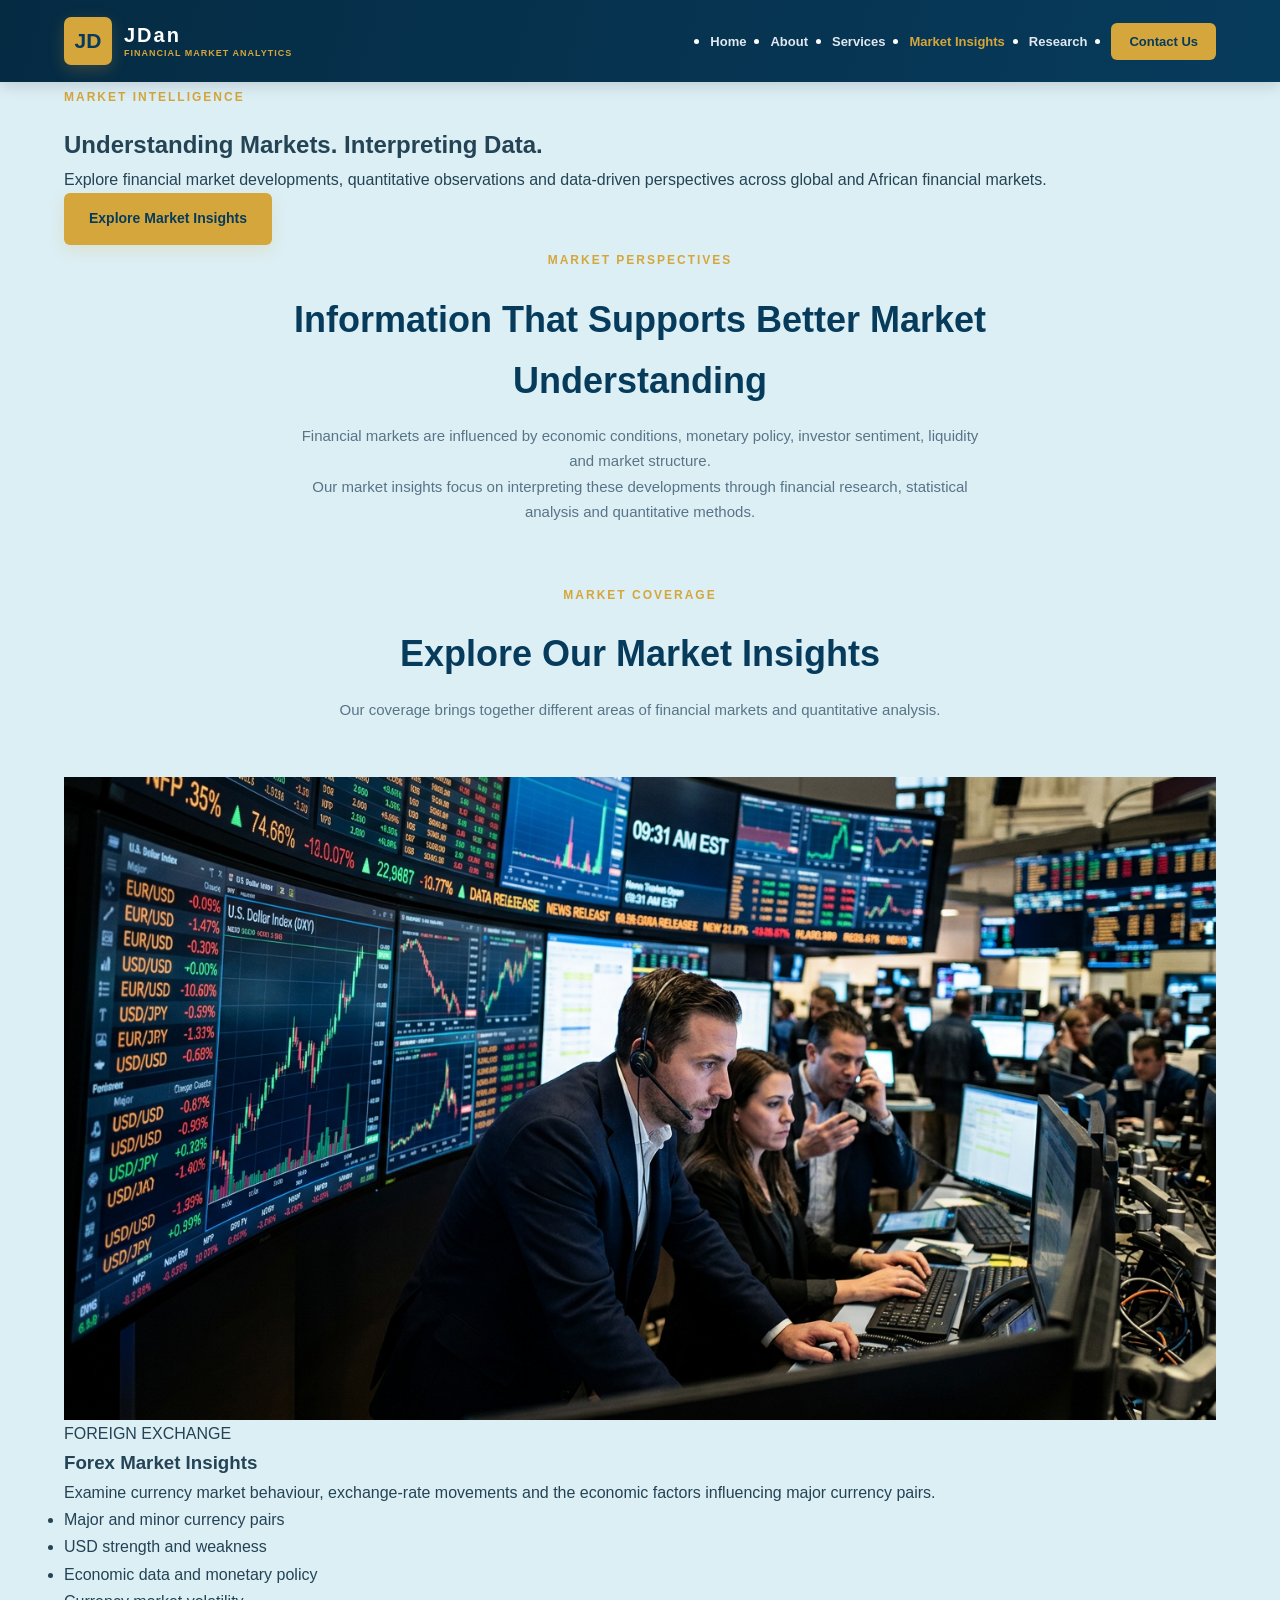
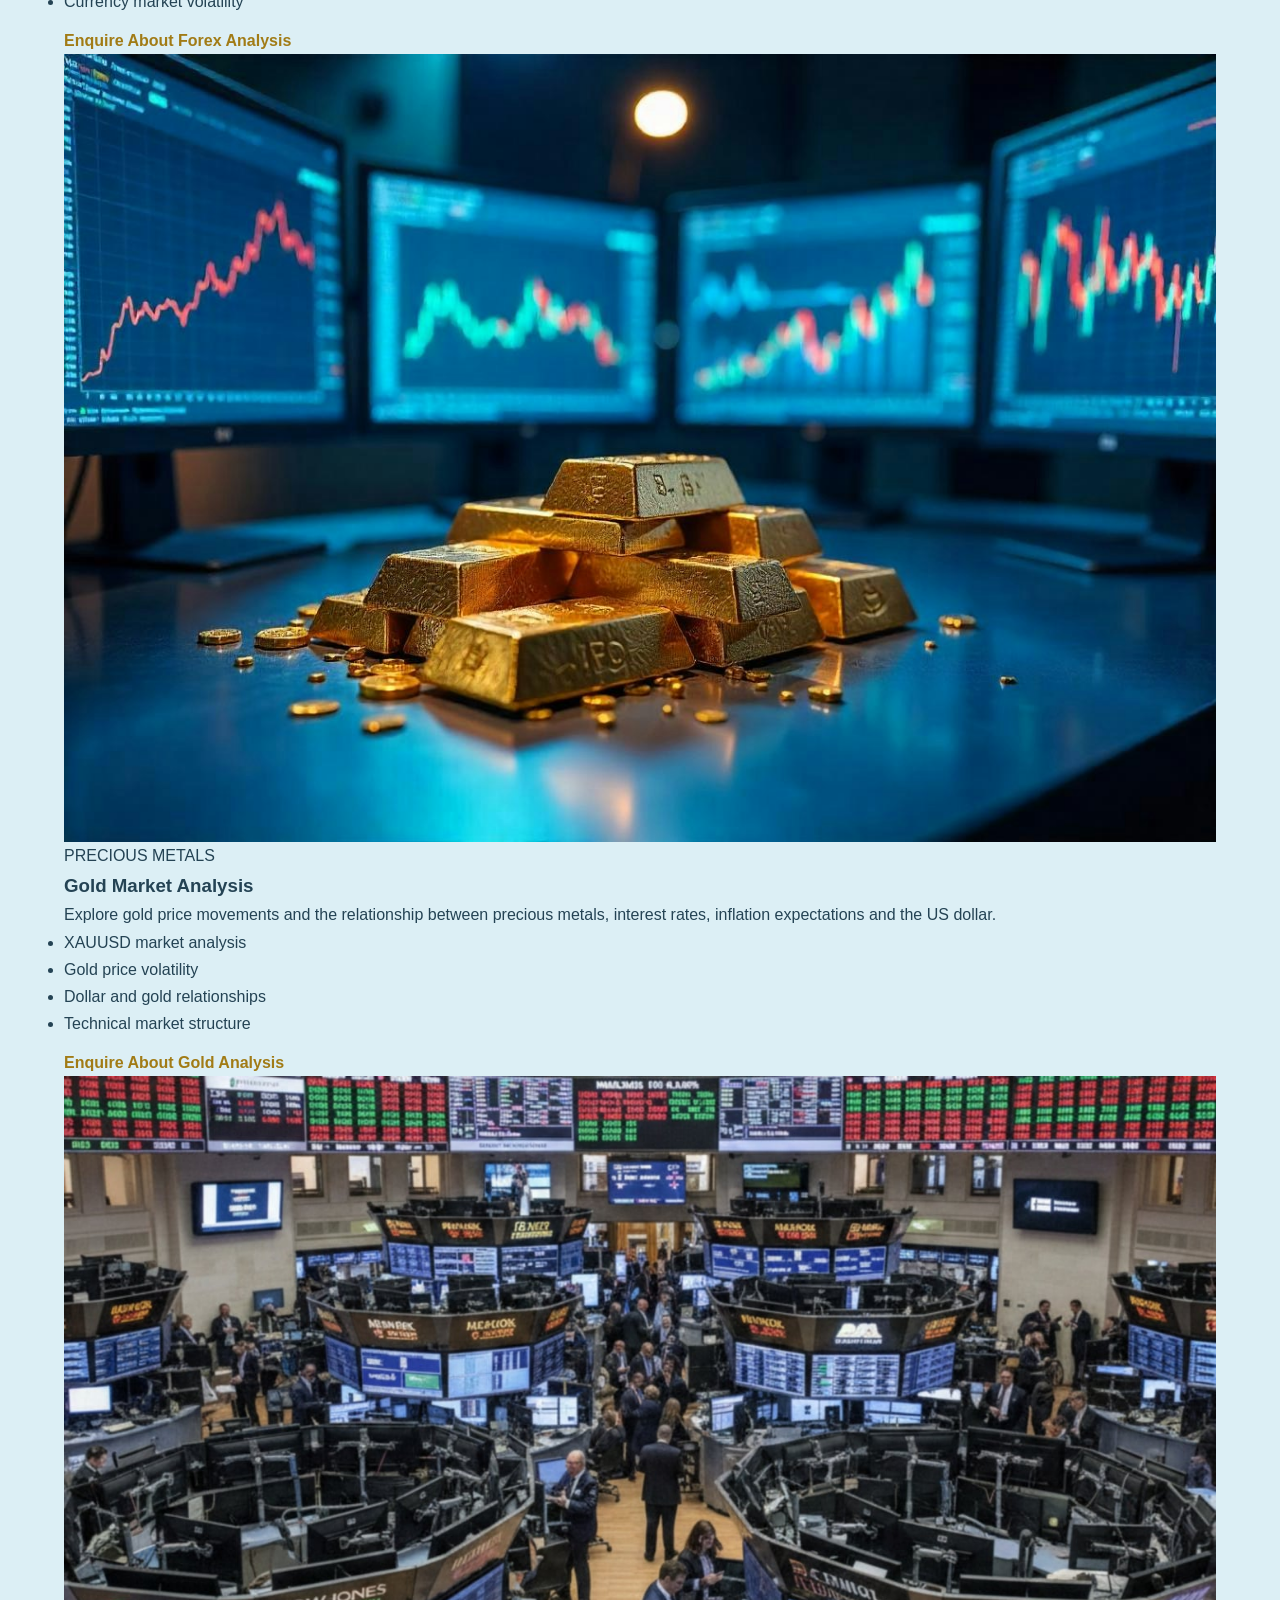
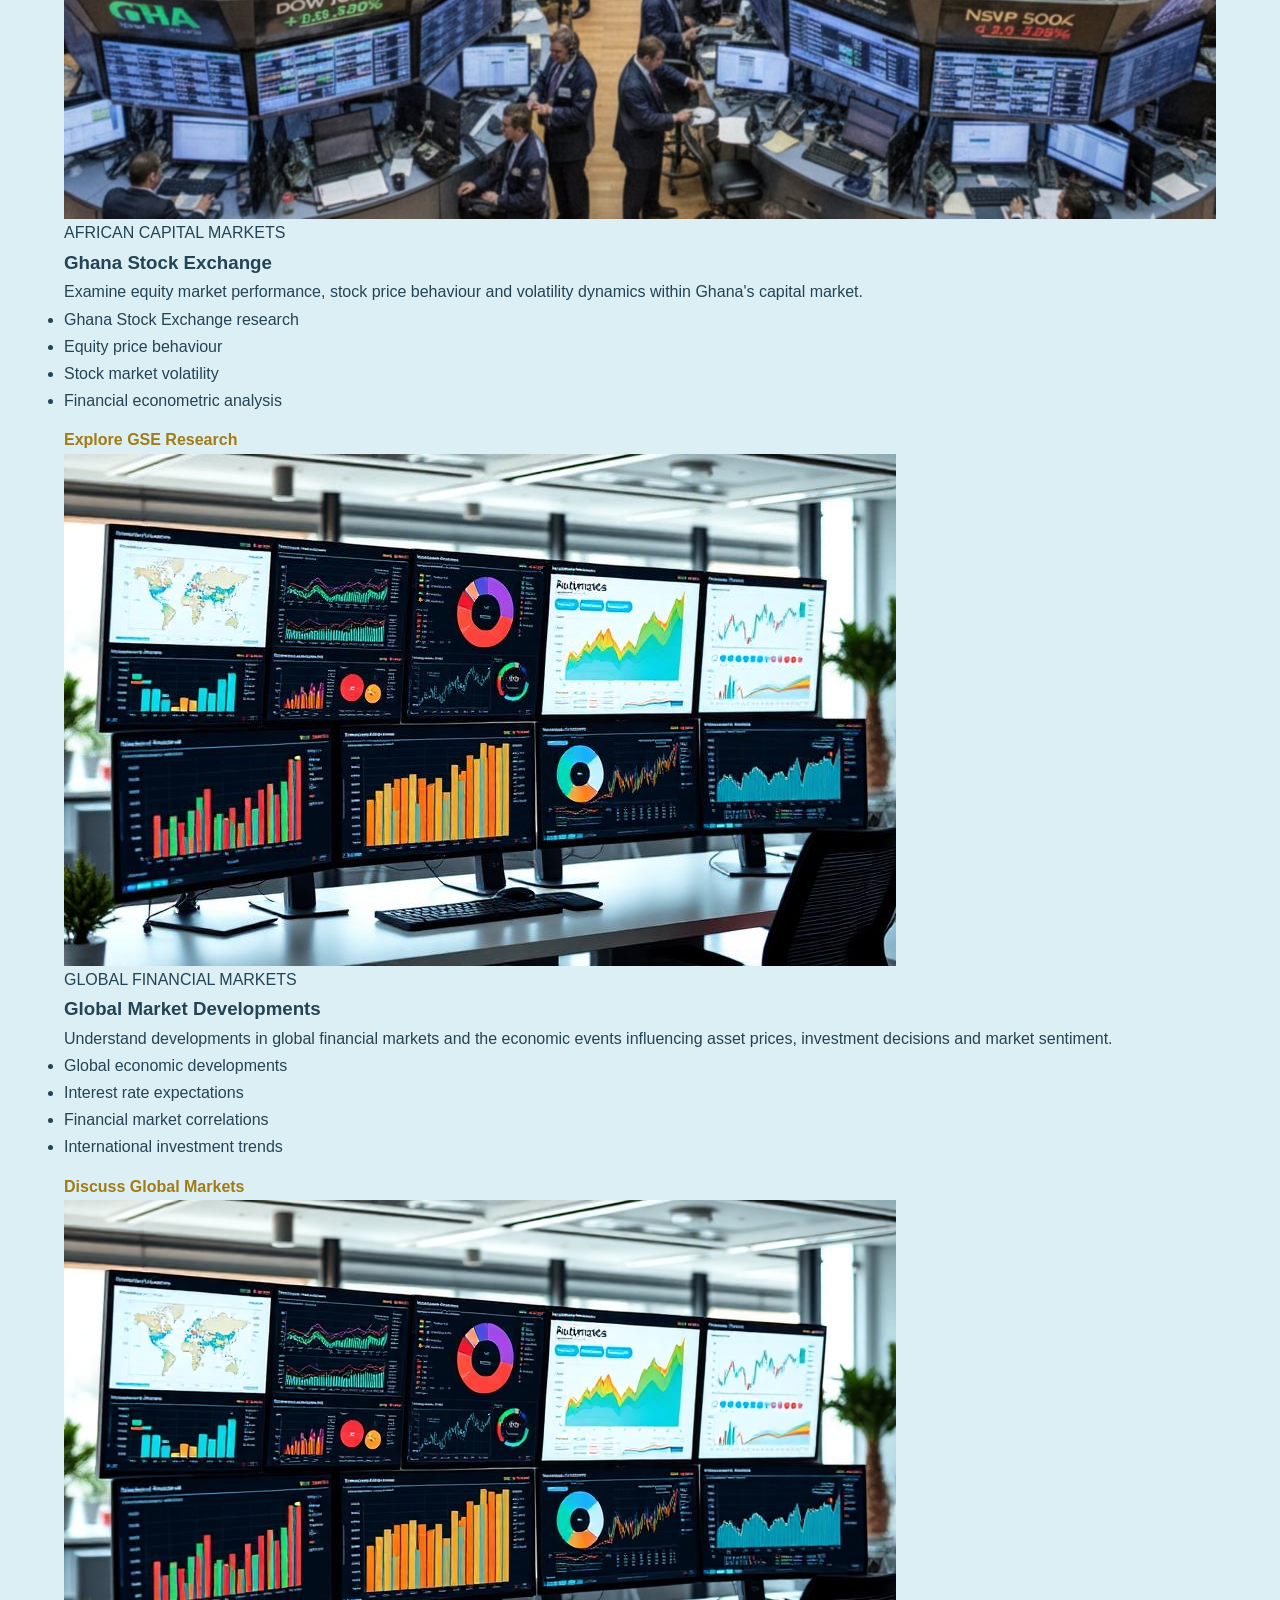
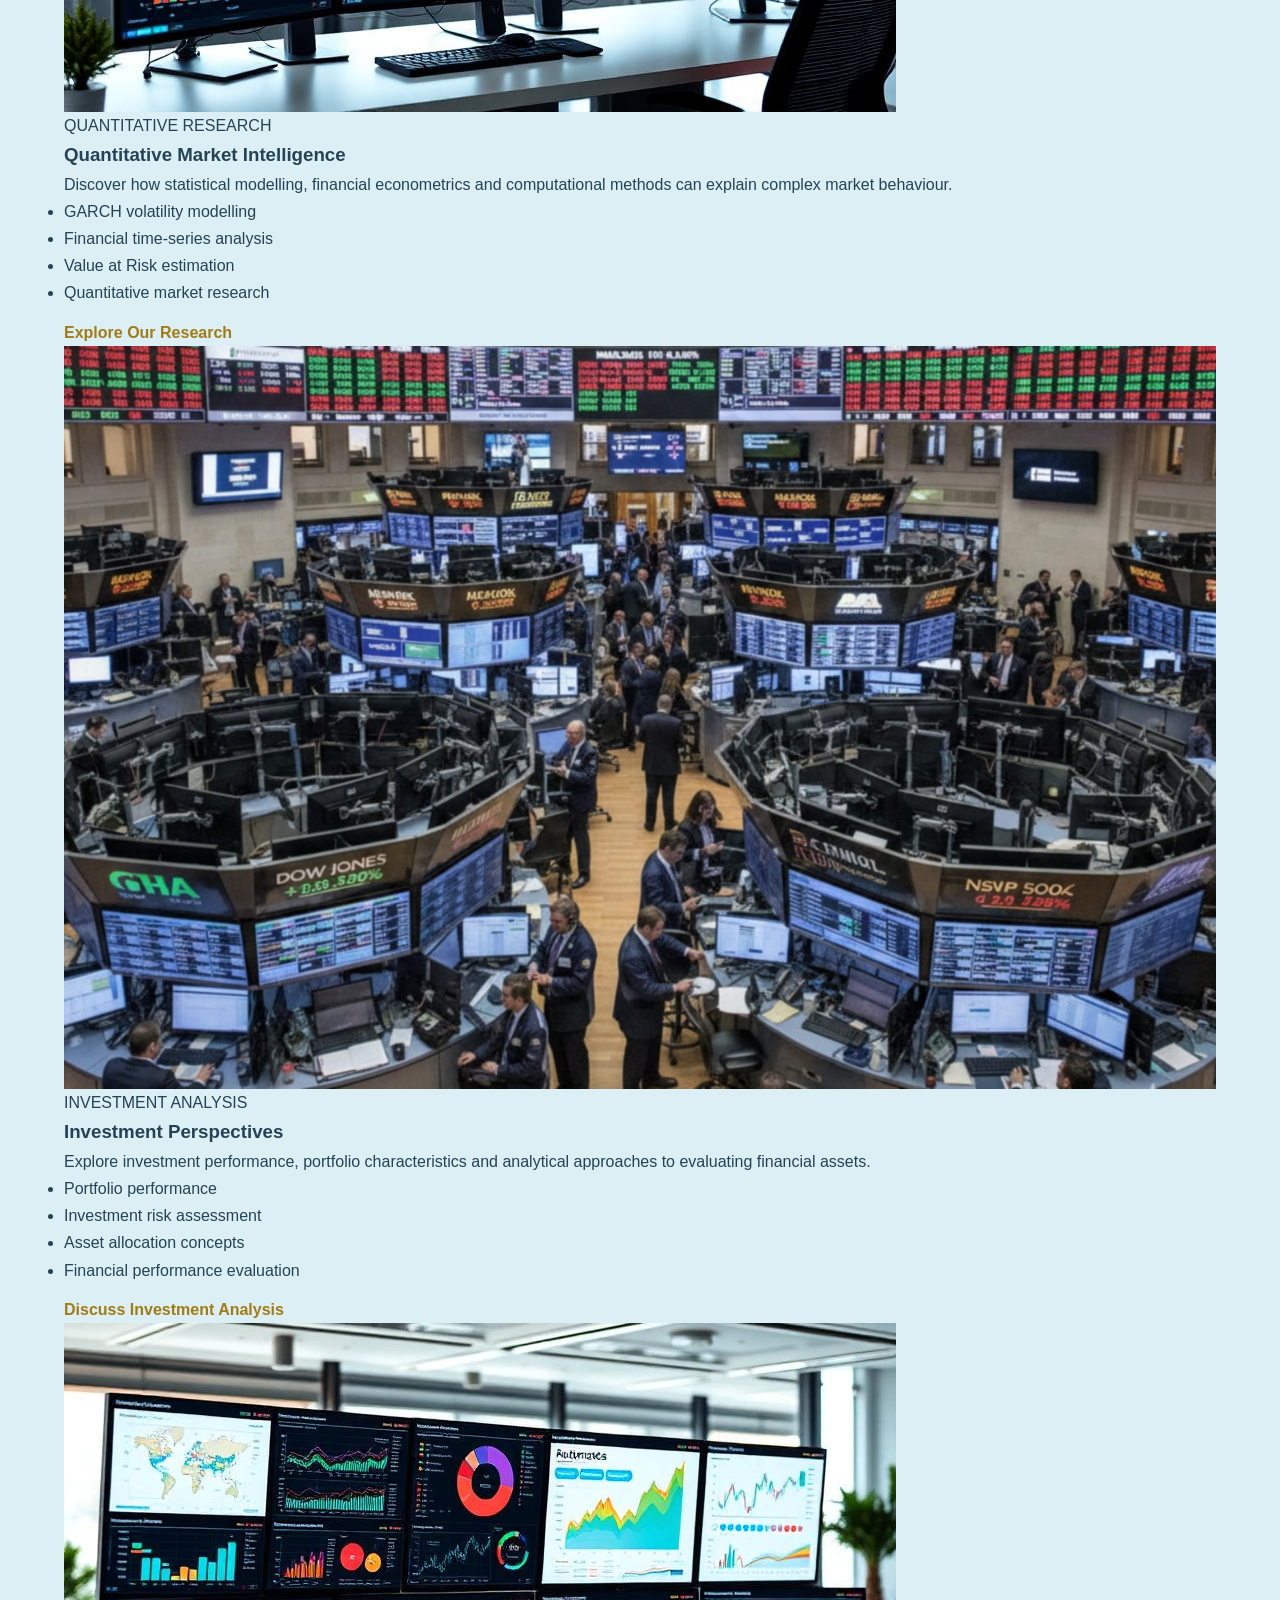
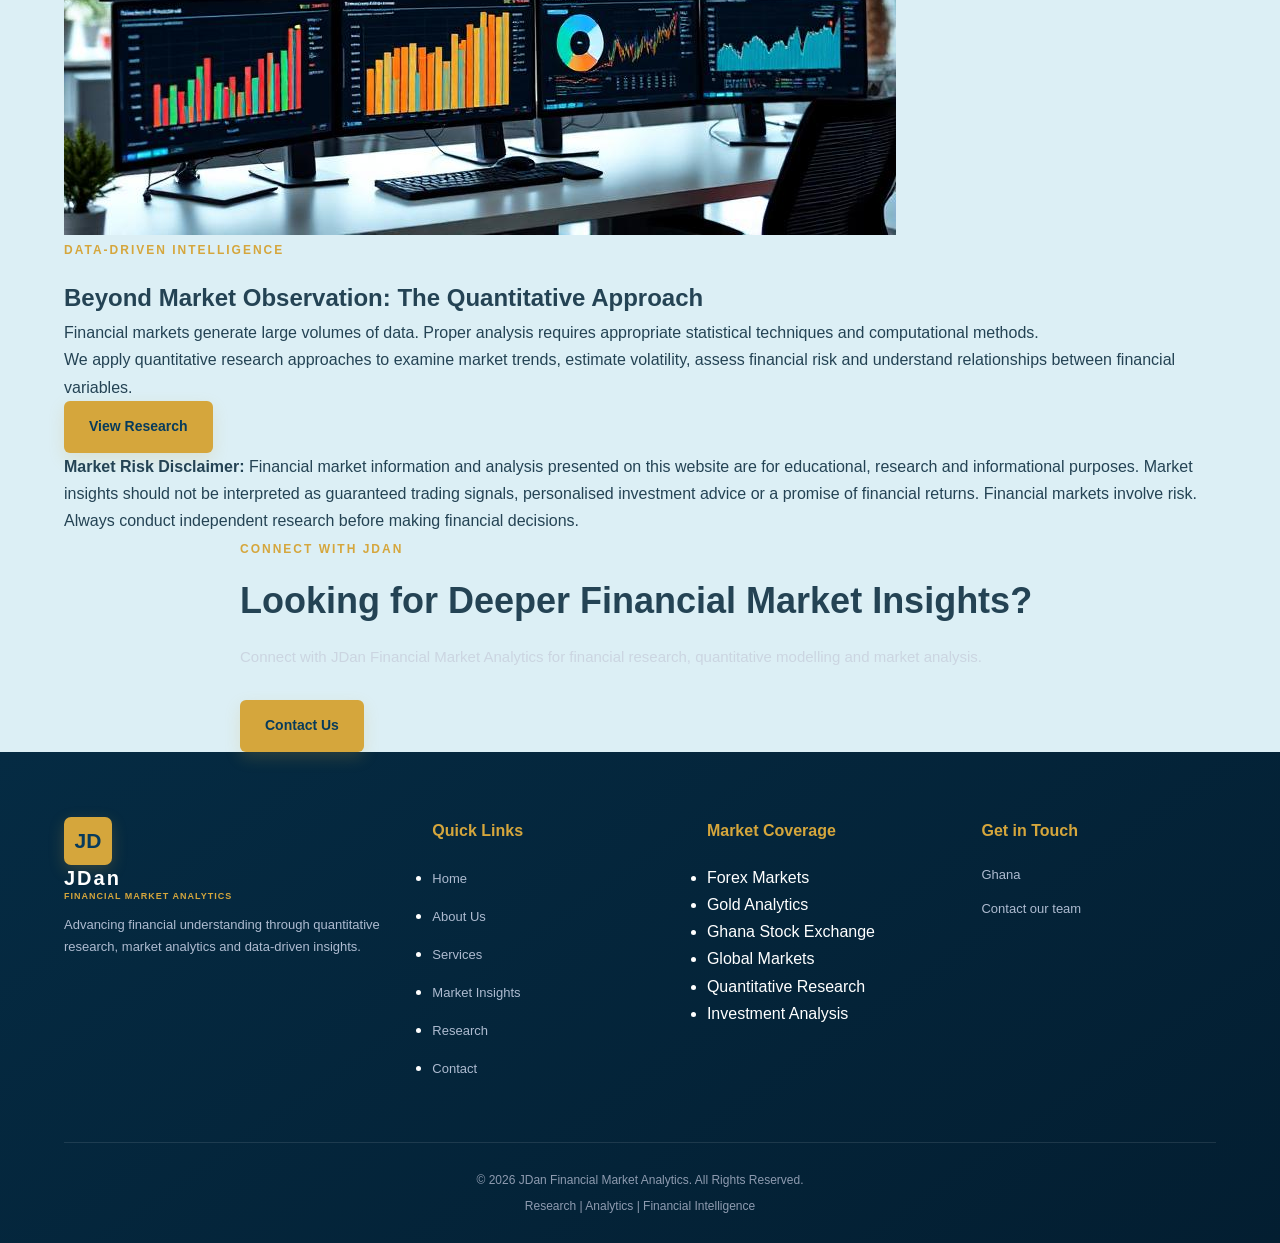
<file: insights.html>
<!DOCTYPE html>
<html lang="en">
<head>
    <meta charset="UTF-8">
    <meta name="viewport" content="width=device-width, initial-scale=1.0">

    <meta name="description" content="Explore JDan Financial Market Analytics market insights covering forex, gold, Ghana Stock Exchange, global financial markets and quantitative research.">

    <meta name="keywords" content="Forex Market Insights, Gold Analysis, XAUUSD, Ghana Stock Exchange, Financial Markets, Quantitative Analytics">

    <meta name="author" content="JDan Financial Market Analytics">

    <title>Market Insights | JDan Financial Market Analytics</title>

    <link rel="stylesheet" href="css/style.css">
</head>

<body>

    <!-- HEADER -->
    <header class="site-header">
        <div class="container">
            <nav class="navbar">

                <a href="index.html" class="logo">
                    <span class="logo-mark">JD</span>
                    <span class="logo-text">
                        <strong>JDan</strong>
                        <small>FINANCIAL MARKET ANALYTICS</small>
                    </span>
                </a>

                <button class="menu-toggle"
                        aria-label="Toggle navigation"
                        aria-expanded="false">
                    ☰
                </button>

                <ul class="navigation">
                    <li><a href="index.html">Home</a></li>
                    <li><a href="about.html">About</a></li>
                    <li><a href="services.html">Services</a></li>
                    <li><a href="insights.html" class="active">Market Insights</a></li>
                    <li><a href="research.html">Research</a></li>
                    <li><a href="contact.html" class="nav-contact">Contact Us</a></li>
                </ul>

            </nav>
        </div>
    </header>


    <!-- HERO -->
    <section class="page-hero insights-hero">
        <div class="container">

            <div class="page-hero-content">

                <span class="section-label">MARKET INTELLIGENCE</span>

                <h1>
                    Understanding Markets.
                    <span>Interpreting Data.</span>
                </h1>

                <p>
                    Explore financial market developments,
                    quantitative observations and data-driven
                    perspectives across global and African
                    financial markets.
                </p>

                <a href="#market-categories" class="btn btn-primary">
                    Explore Market Insights
                </a>

            </div>

        </div>
    </section>


    <!-- INTRODUCTION -->
    <section class="section insights-intro">
        <div class="container">

            <div class="section-heading">

                <span class="section-label">MARKET PERSPECTIVES</span>

                <h2>
                    Information That Supports
                    Better Market Understanding
                </h2>

                <p>
                    Financial markets are influenced by economic
                    conditions, monetary policy, investor sentiment,
                    liquidity and market structure.
                </p>

                <p>
                    Our market insights focus on interpreting
                    these developments through financial research,
                    statistical analysis and quantitative methods.
                </p>

            </div>

        </div>
    </section>


    <!-- MARKET CATEGORIES -->
    <section class="section insights-section"
             id="market-categories">

        <div class="container">

            <div class="section-heading">

                <span class="section-label">MARKET COVERAGE</span>

                <h2>Explore Our Market Insights</h2>

                <p>
                    Our coverage brings together different areas
                    of financial markets and quantitative analysis.
                </p>

            </div>


            <div class="insights-grid">

                <!-- FOREX -->
                <article class="insight-card">

                    <div class="insight-image">
                        <img
                            src="images/forex-market.png"
                            alt="Professional financial traders monitoring currency market information"
                            loading="lazy">
                    </div>

                    <div class="insight-content">

                        <span class="insight-category">
                            FOREIGN EXCHANGE
                        </span>

                        <h3>Forex Market Insights</h3>

                        <p>
                            Examine currency market behaviour,
                            exchange-rate movements and the
                            economic factors influencing major
                            currency pairs.
                        </p>

                        <ul>
                            <li>Major and minor currency pairs</li>
                            <li>USD strength and weakness</li>
                            <li>Economic data and monetary policy</li>
                            <li>Currency market volatility</li>
                        </ul>

                        <a href="contact.html" class="text-link">
                            Enquire About Forex Analysis
                        </a>

                    </div>

                </article>


                <!-- GOLD -->
                <article class="insight-card">

                    <div class="insight-image">
                        <img
                            src="images/gold-market.jpeg"
                            alt="Gold bullion with financial market price charts in the background"
                            loading="lazy">
                    </div>

                    <div class="insight-content">

                        <span class="insight-category">
                            PRECIOUS METALS
                        </span>

                        <h3>Gold Market Analysis</h3>

                        <p>
                            Explore gold price movements and
                            the relationship between precious
                            metals, interest rates, inflation
                            expectations and the US dollar.
                        </p>

                        <ul>
                            <li>XAUUSD market analysis</li>
                            <li>Gold price volatility</li>
                            <li>Dollar and gold relationships</li>
                            <li>Technical market structure</li>
                        </ul>

                        <a href="contact.html" class="text-link">
                            Enquire About Gold Analysis
                        </a>

                    </div>

                </article>


                <!-- GHANA STOCK EXCHANGE -->
                <article class="insight-card">

                    <div class="insight-image">
                        <img
                            src="images/stock-market.jpg"
                            alt="Stock exchange trading floor with financial market information screens"
                            loading="lazy">
                    </div>

                    <div class="insight-content">

                        <span class="insight-category">
                            AFRICAN CAPITAL MARKETS
                        </span>

                        <h3>Ghana Stock Exchange</h3>

                        <p>
                            Examine equity market performance,
                            stock price behaviour and volatility
                            dynamics within Ghana's capital market.
                        </p>

                        <ul>
                            <li>Ghana Stock Exchange research</li>
                            <li>Equity price behaviour</li>
                            <li>Stock market volatility</li>
                            <li>Financial econometric analysis</li>
                        </ul>

                        <a href="contact.html" class="text-link">
                            Explore GSE Research
                        </a>

                    </div>

                </article>


                <!-- GLOBAL MARKETS -->
                <article class="insight-card">

                    <div class="insight-image">
                        <img
                            src="images/financial-analytics.jpg"
                            alt="Financial analytics workstation showing multiple market data visualisations"
                            loading="lazy">
                    </div>

                    <div class="insight-content">

                        <span class="insight-category">
                            GLOBAL FINANCIAL MARKETS
                        </span>

                        <h3>Global Market Developments</h3>

                        <p>
                            Understand developments in global
                            financial markets and the economic
                            events influencing asset prices,
                            investment decisions and market sentiment.
                        </p>

                        <ul>
                            <li>Global economic developments</li>
                            <li>Interest rate expectations</li>
                            <li>Financial market correlations</li>
                            <li>International investment trends</li>
                        </ul>

                        <a href="contact.html" class="text-link">
                            Discuss Global Markets
                        </a>

                    </div>

                </article>


                <!-- QUANTITATIVE RESEARCH -->
                <article class="insight-card">

                    <div class="insight-image">
                        <img
                            src="images/financial-analytics.jpg"
                            alt="Financial research dashboard displaying statistical charts and analytical information"
                            loading="lazy">
                    </div>

                    <div class="insight-content">

                        <span class="insight-category">
                            QUANTITATIVE RESEARCH
                        </span>

                        <h3>Quantitative Market Intelligence</h3>

                        <p>
                            Discover how statistical modelling,
                            financial econometrics and computational
                            methods can explain complex market
                            behaviour.
                        </p>

                        <ul>
                            <li>GARCH volatility modelling</li>
                            <li>Financial time-series analysis</li>
                            <li>Value at Risk estimation</li>
                            <li>Quantitative market research</li>
                        </ul>

                        <a href="research.html" class="text-link">
                            Explore Our Research
                        </a>

                    </div>

                </article>


                <!-- INVESTMENT -->
                <article class="insight-card">

                    <div class="insight-image">
                        <img
                            src="images/stock-market.jpg"
                            alt="Financial trading environment representing investment and portfolio analysis"
                            loading="lazy">
                    </div>

                    <div class="insight-content">

                        <span class="insight-category">
                            INVESTMENT ANALYSIS
                        </span>

                        <h3>Investment Perspectives</h3>

                        <p>
                            Explore investment performance,
                            portfolio characteristics and
                            analytical approaches to evaluating
                            financial assets.
                        </p>

                        <ul>
                            <li>Portfolio performance</li>
                            <li>Investment risk assessment</li>
                            <li>Asset allocation concepts</li>
                            <li>Financial performance evaluation</li>
                        </ul>

                        <a href="contact.html" class="text-link">
                            Discuss Investment Analysis
                        </a>

                    </div>

                </article>

            </div>

        </div>

    </section>


    <!-- QUANTITATIVE APPROACH -->
    <section class="section quantitative-section">

        <div class="container">

            <div class="quantitative-content">

                <div class="quantitative-image">
                    <img
                        src="images/financial-analytics.jpg"
                        alt="Financial data analytics dashboard with multiple statistical visualisations"
                        loading="lazy">
                </div>

                <div class="quantitative-text">

                    <span class="section-label">
                        DATA-DRIVEN INTELLIGENCE
                    </span>

                    <h2>
                        Beyond Market Observation:
                        The Quantitative Approach
                    </h2>

                    <p>
                        Financial markets generate large volumes
                        of data. Proper analysis requires appropriate
                        statistical techniques and computational
                        methods.
                    </p>

                    <p>
                        We apply quantitative research approaches
                        to examine market trends, estimate volatility,
                        assess financial risk and understand
                        relationships between financial variables.
                    </p>

                    <a href="research.html" class="btn btn-primary">
                        View Research
                    </a>

                </div>

            </div>

        </div>

    </section>


    <!-- MARKET DISCLAIMER -->
    <section class="disclaimer-section">

        <div class="container">

            <p>
                <strong>Market Risk Disclaimer:</strong>
                Financial market information and analysis presented
                on this website are for educational, research and
                informational purposes. Market insights should not
                be interpreted as guaranteed trading signals,
                personalised investment advice or a promise of
                financial returns. Financial markets involve risk.
                Always conduct independent research before making
                financial decisions.
            </p>

        </div>

    </section>


    <!-- CALL TO ACTION -->
    <section class="section services-cta">

        <div class="container">

            <div class="cta-content">

                <span class="section-label">
                    CONNECT WITH JDAN
                </span>

                <h2>
                    Looking for Deeper Financial Market Insights?
                </h2>

                <p>
                    Connect with JDan Financial Market Analytics
                    for financial research, quantitative modelling
                    and market analysis.
                </p>

                <a href="contact.html" class="btn btn-primary">
                    Contact Us
                </a>

            </div>

        </div>

    </section>


    <!-- FOOTER -->
    <footer class="site-footer">

        <div class="container">

            <div class="footer-grid">

                <div class="footer-brand">

                    <a href="index.html" class="logo">
                        <span class="logo-mark">JD</span>

                        <span class="logo-text">
                            <strong>JDan</strong>
                            <small>FINANCIAL MARKET ANALYTICS</small>
                        </span>
                    </a>

                    <p>
                        Advancing financial understanding through
                        quantitative research, market analytics
                        and data-driven insights.
                    </p>

                </div>


                <div class="footer-links">

                    <h3>Quick Links</h3>

                    <ul>
                        <li><a href="index.html">Home</a></li>
                        <li><a href="about.html">About Us</a></li>
                        <li><a href="services.html">Services</a></li>
                        <li><a href="insights.html">Market Insights</a></li>
                        <li><a href="research.html">Research</a></li>
                        <li><a href="contact.html">Contact</a></li>
                    </ul>

                </div>


                <div class="footer-links">

                    <h3>Market Coverage</h3>

                    <ul>
                        <li>Forex Markets</li>
                        <li>Gold Analytics</li>
                        <li>Ghana Stock Exchange</li>
                        <li>Global Markets</li>
                        <li>Quantitative Research</li>
                        <li>Investment Analysis</li>
                    </ul>

                </div>


                <div class="footer-contact">

                    <h3>Get in Touch</h3>

                    <p>Ghana</p>

                    <a href="contact.html">
                        Contact our team
                    </a>

                </div>

            </div>


            <div class="footer-bottom">

                <p>
                    &copy;
                    <span id="current-year">2026</span>
                    JDan Financial Market Analytics.
                    All Rights Reserved.
                </p>

                <p>
                    Research | Analytics | Financial Intelligence
                </p>

            </div>

        </div>

    </footer>


    <!-- JAVASCRIPT -->
    <script src="js/script.js"></script>

    <script>
        document.getElementById("current-year").textContent =
            new Date().getFullYear();
    </script>

</body>
</html>
</file>
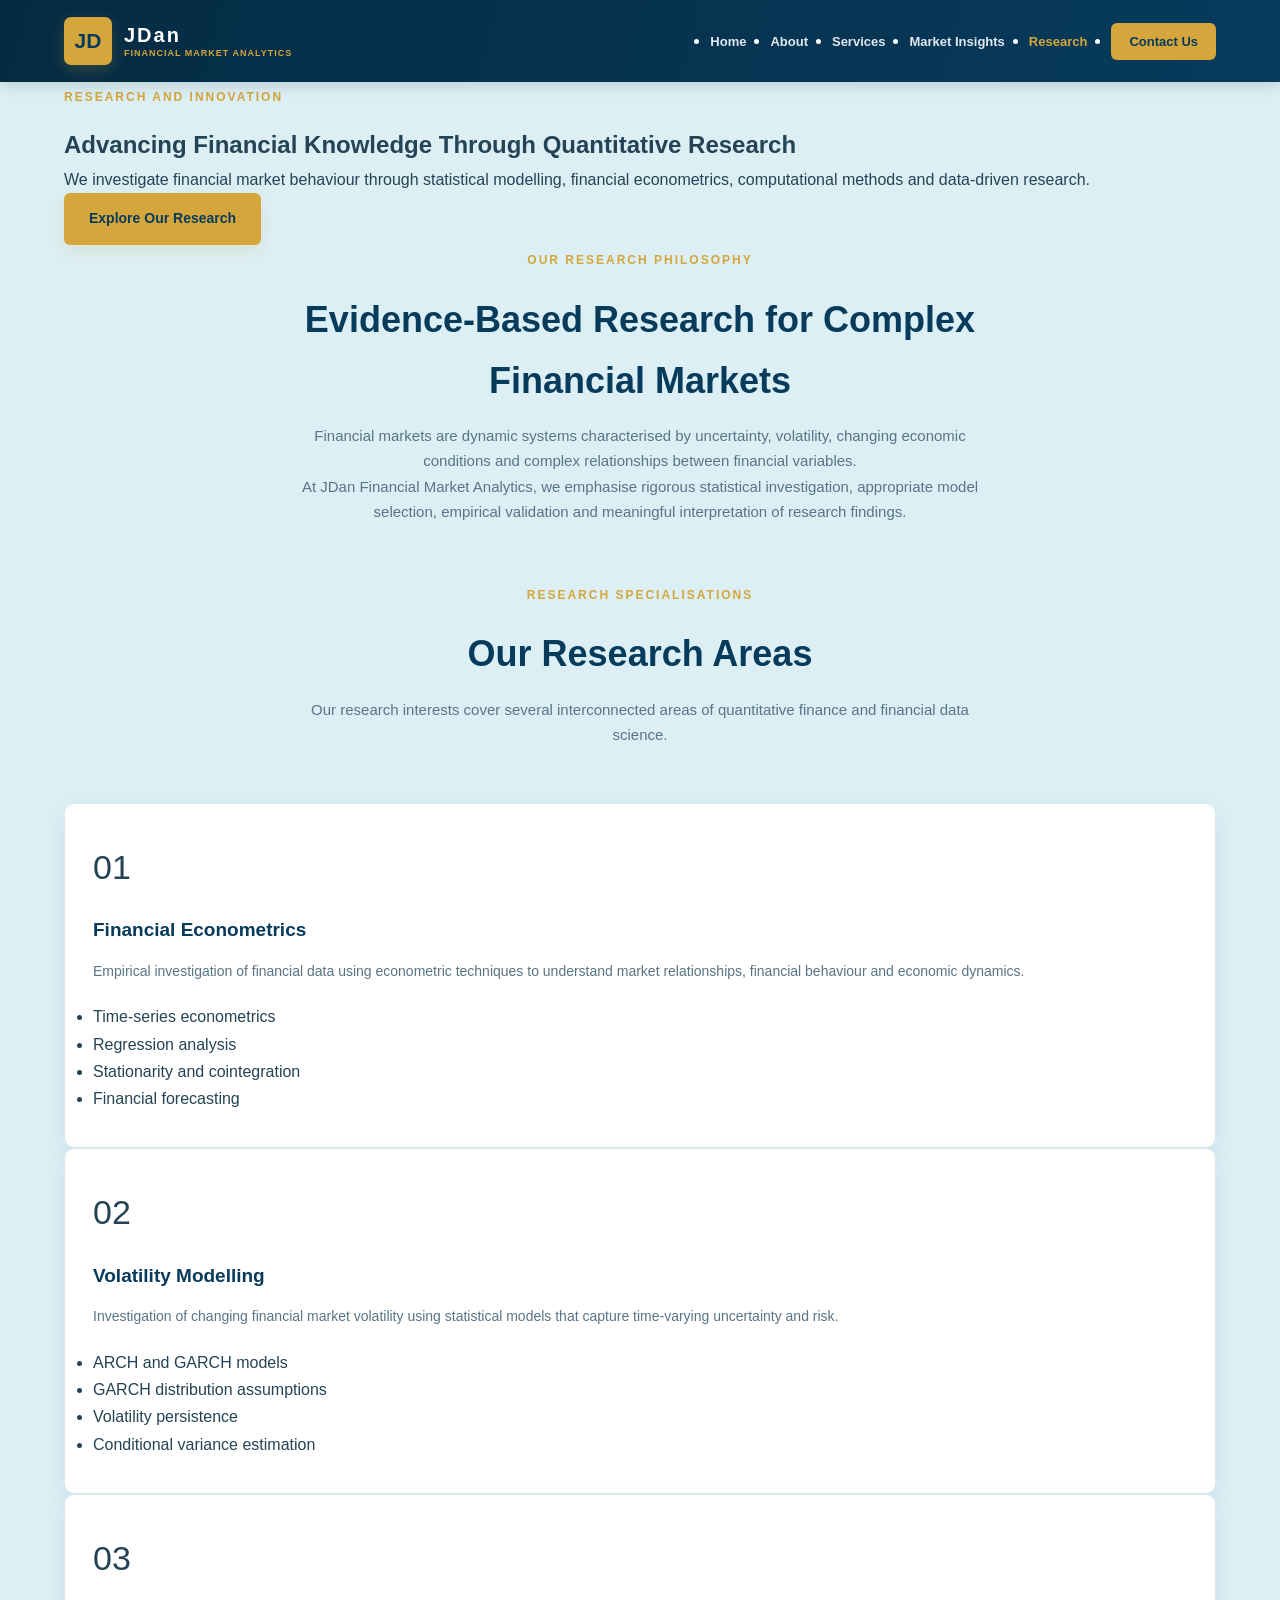
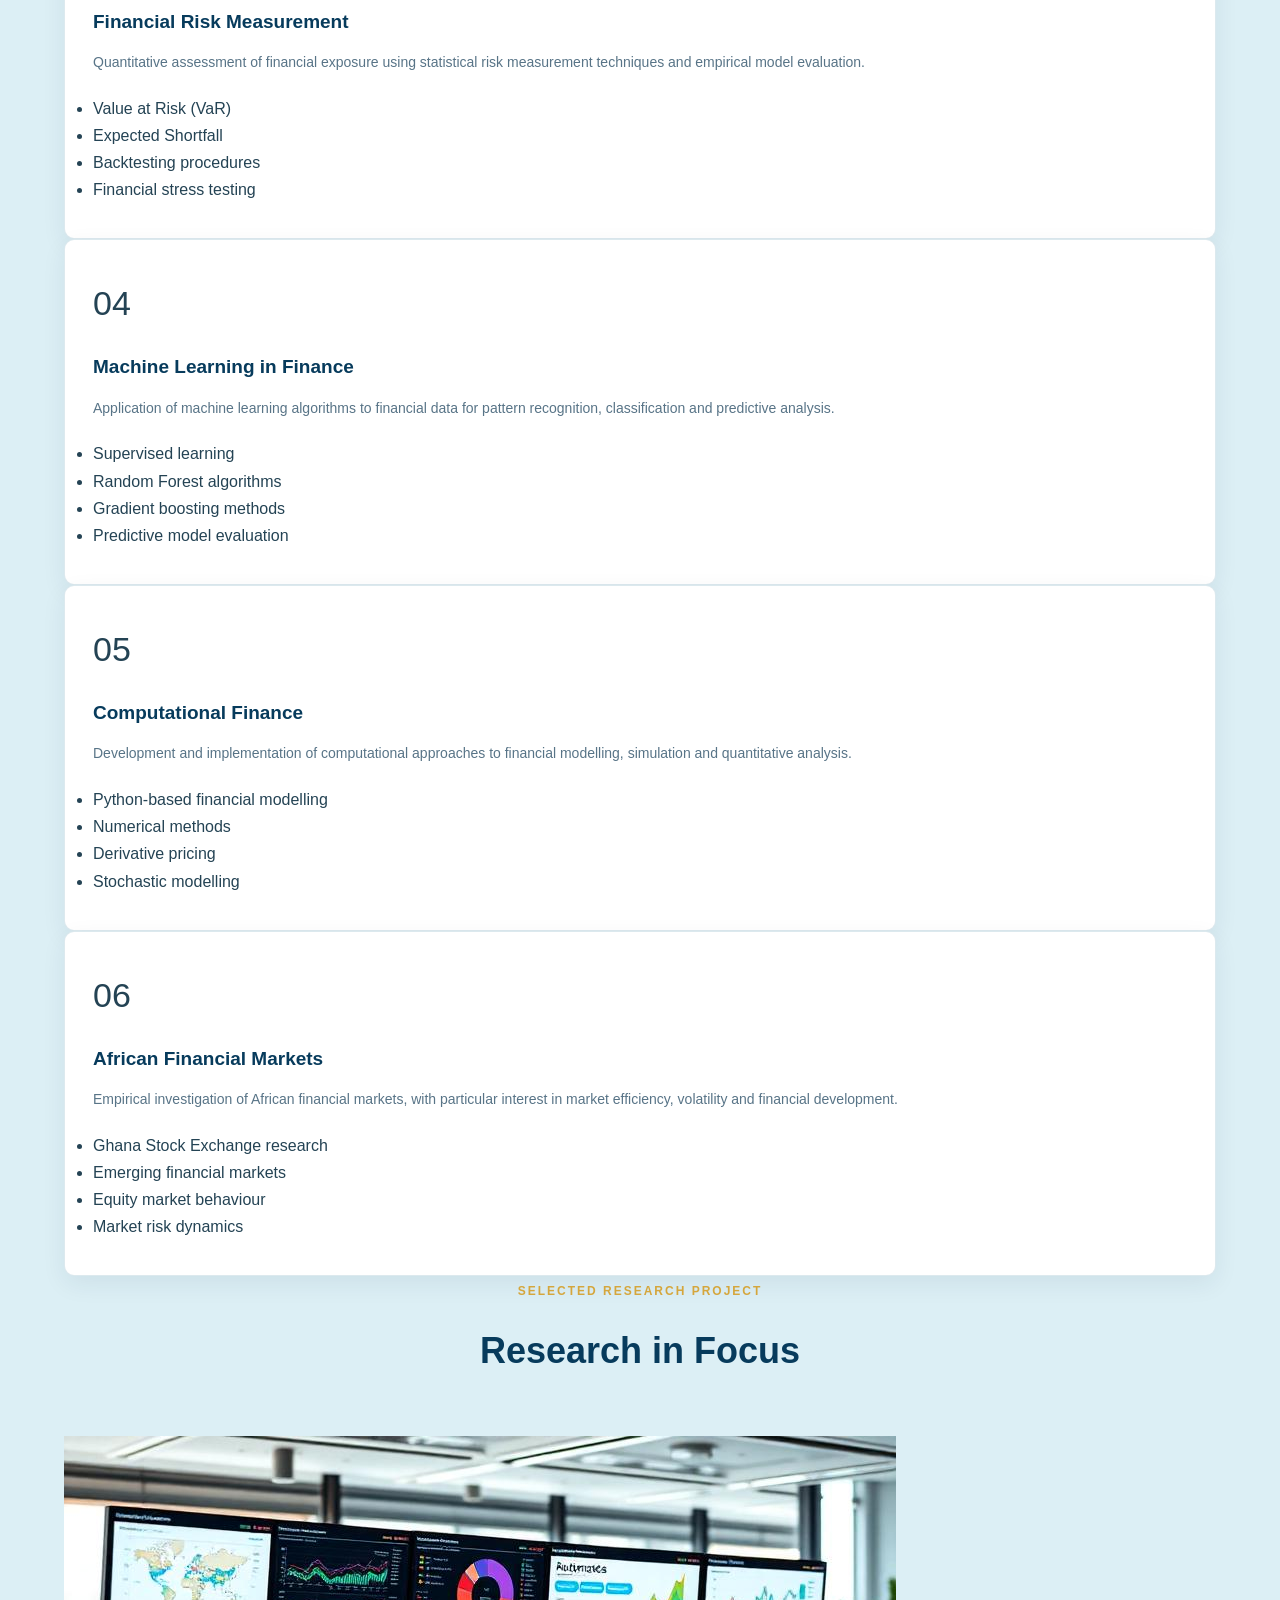
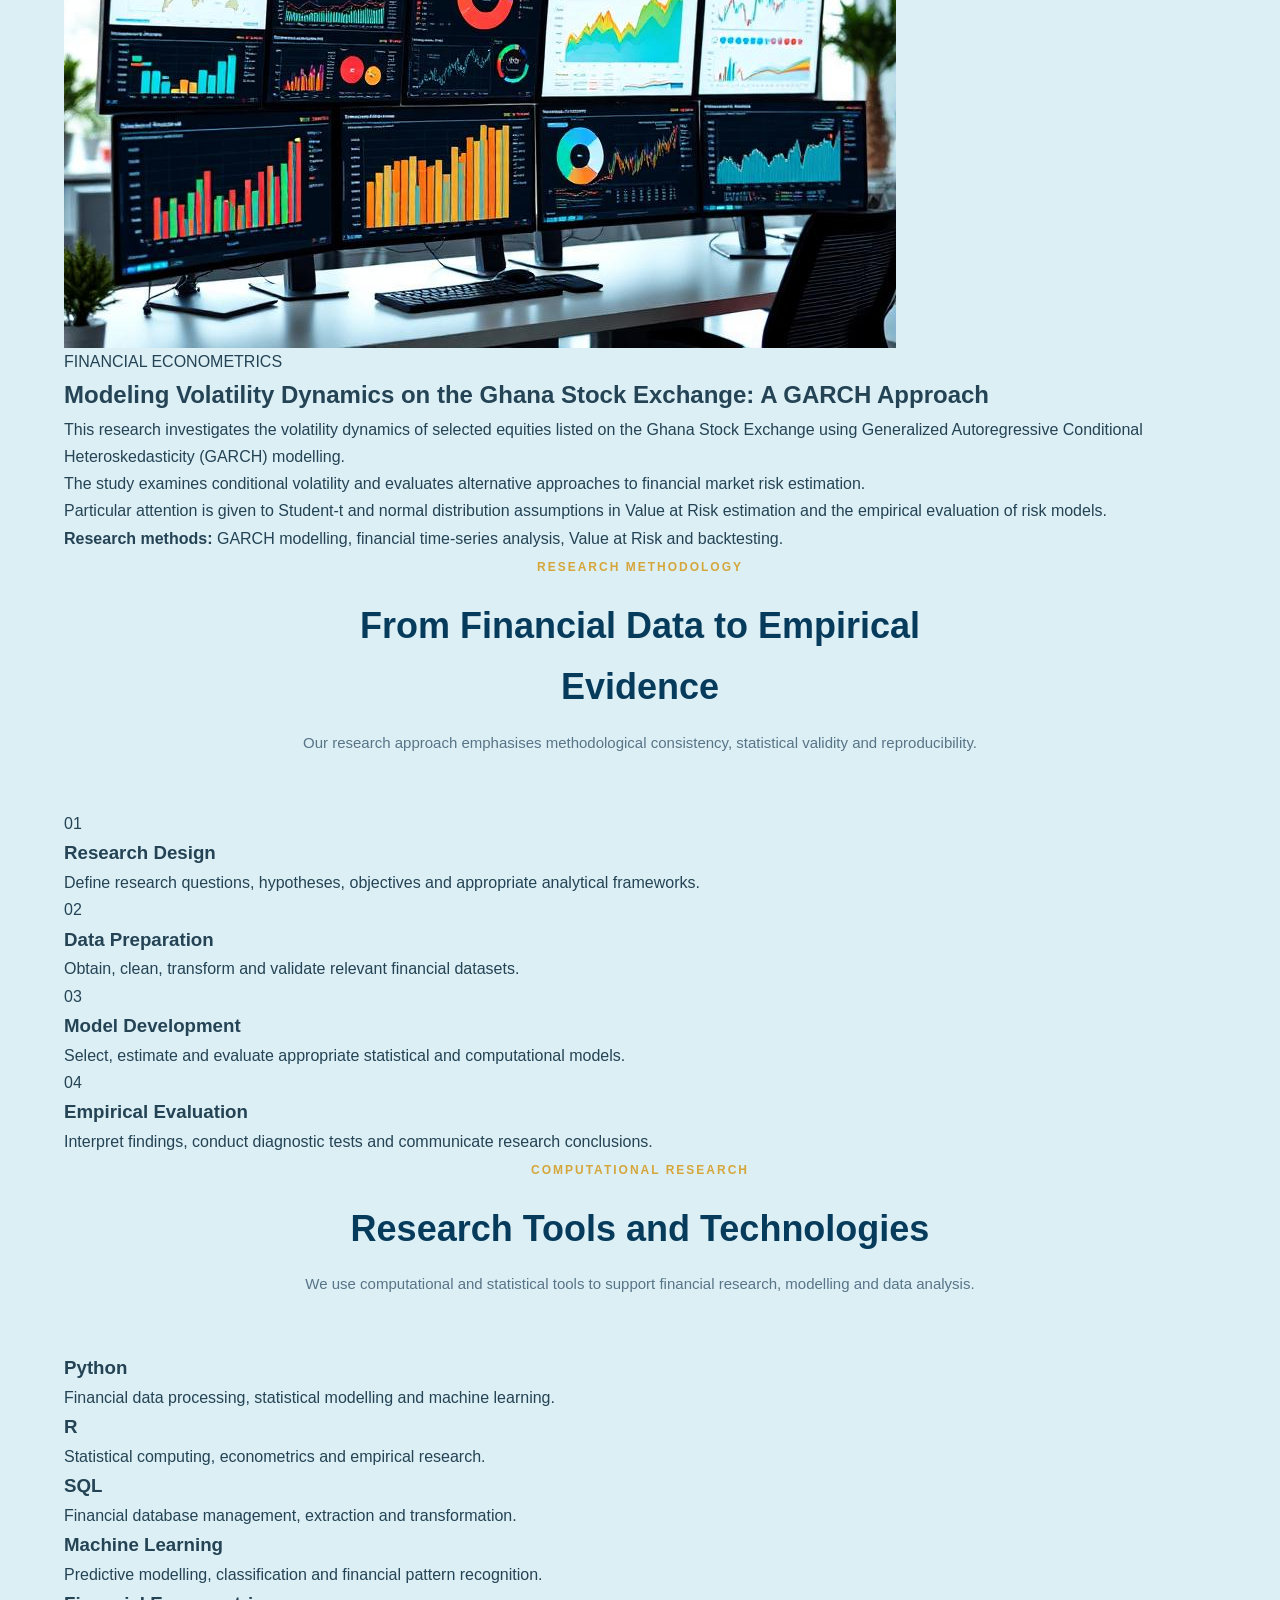
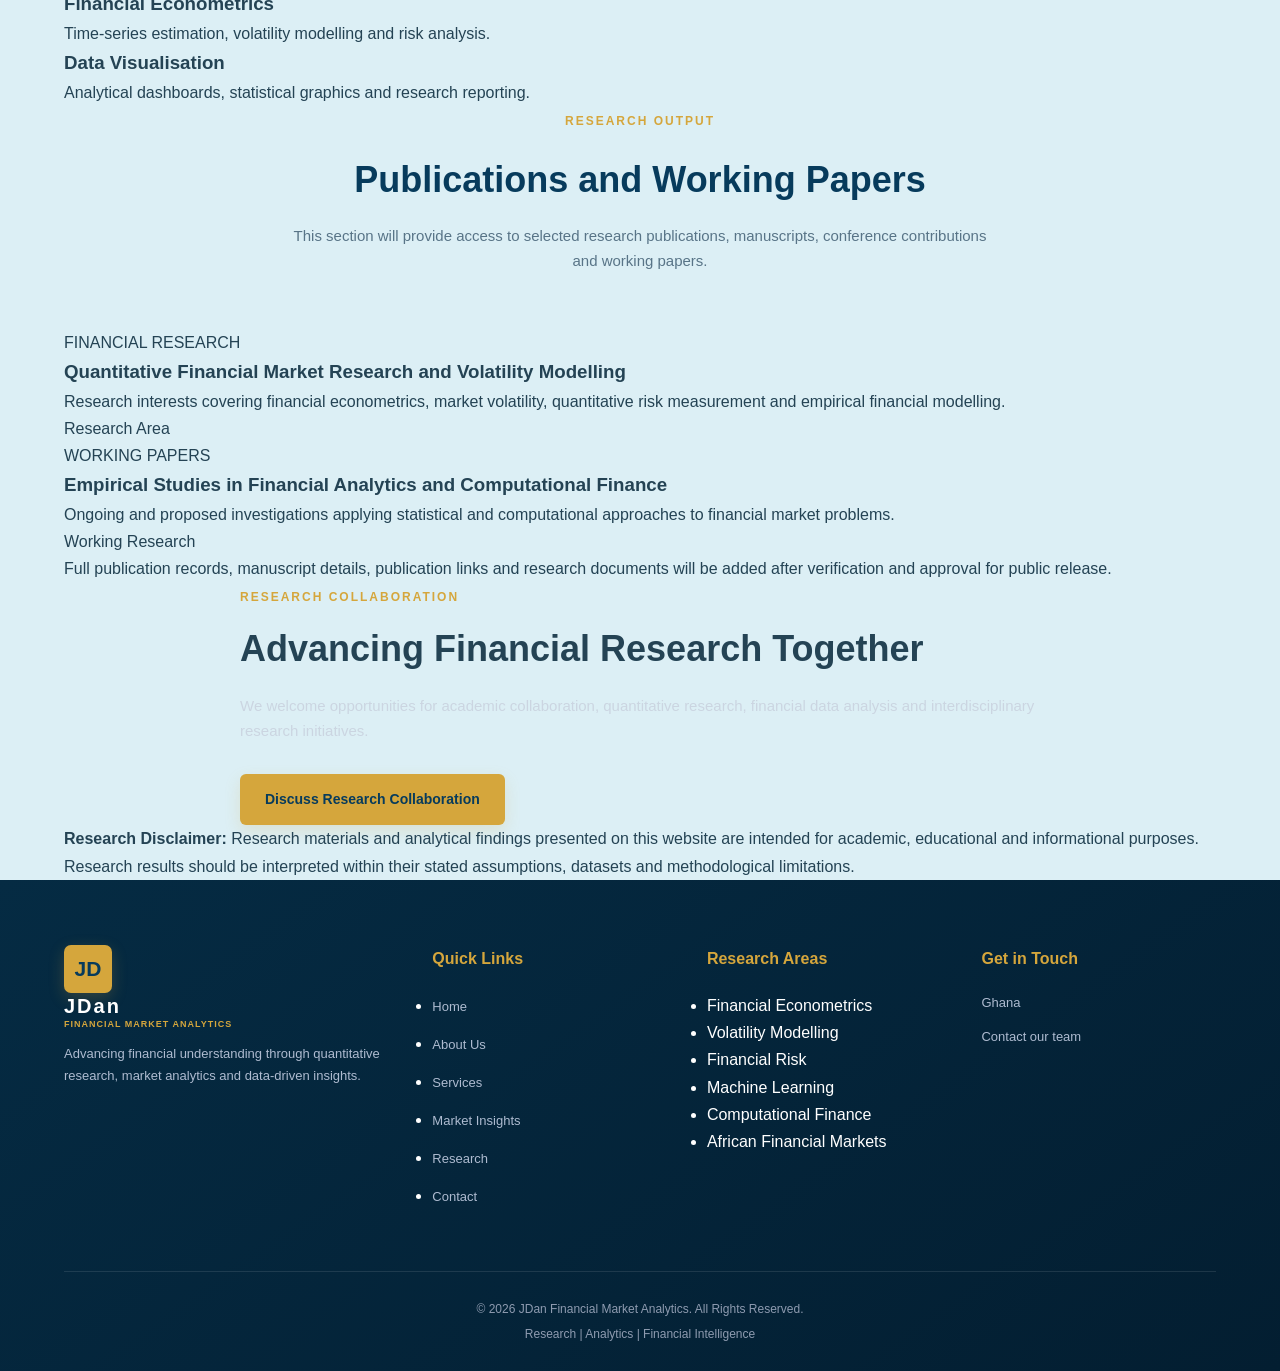
<file: research.html>
<!DOCTYPE html>
<html lang="en">
<head>
    <meta charset="UTF-8">
    <meta name="viewport" content="width=device-width, initial-scale=1.0">

    <meta name="description" content="Explore quantitative financial research, financial econometrics, GARCH volatility modelling, Value at Risk, machine learning and financial market analytics at JDan Financial Market Analytics.">

    <meta name="keywords" content="Financial Research, GARCH Modelling, Value at Risk, Financial Econometrics, Quantitative Finance, Machine Learning in Finance">

    <meta name="author" content="JDan Financial Market Analytics">

    <title>Research | JDan Financial Market Analytics</title>

    <link rel="stylesheet" href="css/style.css">
</head>

<body>

    <!-- HEADER -->
    <header class="site-header">
        <div class="container">
            <nav class="navbar">

                <a href="index.html" class="logo">
                    <span class="logo-mark">JD</span>
                    <span class="logo-text">
                        <strong>JDan</strong>
                        <small>FINANCIAL MARKET ANALYTICS</small>
                    </span>
                </a>

                <button class="menu-toggle"
                        aria-label="Toggle navigation"
                        aria-expanded="false">
                    ☰
                </button>

                <ul class="navigation">
                    <li><a href="index.html">Home</a></li>
                    <li><a href="about.html">About</a></li>
                    <li><a href="services.html">Services</a></li>
                    <li><a href="insights.html">Market Insights</a></li>
                    <li><a href="research.html" class="active">Research</a></li>
                    <li><a href="contact.html" class="nav-contact">Contact Us</a></li>
                </ul>

            </nav>
        </div>
    </header>


    <!-- RESEARCH HERO -->
    <section class="page-hero research-hero">
        <div class="container">

            <div class="page-hero-content">

                <span class="section-label">
                    RESEARCH AND INNOVATION
                </span>

                <h1>
                    Advancing Financial Knowledge
                    <span>Through Quantitative Research</span>
                </h1>

                <p>
                    We investigate financial market behaviour
                    through statistical modelling, financial
                    econometrics, computational methods and
                    data-driven research.
                </p>

                <a href="#research-areas" class="btn btn-primary">
                    Explore Our Research
                </a>

            </div>

        </div>
    </section>


    <!-- RESEARCH INTRODUCTION -->
    <section class="section research-intro">

        <div class="container">

            <div class="section-heading">

                <span class="section-label">
                    OUR RESEARCH PHILOSOPHY
                </span>

                <h2>
                    Evidence-Based Research for
                    Complex Financial Markets
                </h2>

                <p>
                    Financial markets are dynamic systems
                    characterised by uncertainty, volatility,
                    changing economic conditions and complex
                    relationships between financial variables.
                </p>

                <p>
                    At JDan Financial Market Analytics, we
                    emphasise rigorous statistical investigation,
                    appropriate model selection, empirical
                    validation and meaningful interpretation
                    of research findings.
                </p>

            </div>

        </div>

    </section>


    <!-- RESEARCH AREAS -->
    <section class="section research-areas"
             id="research-areas">

        <div class="container">

            <div class="section-heading">

                <span class="section-label">
                    RESEARCH SPECIALISATIONS
                </span>

                <h2>Our Research Areas</h2>

                <p>
                    Our research interests cover several
                    interconnected areas of quantitative
                    finance and financial data science.
                </p>

            </div>


            <div class="services-grid">

                <!-- AREA 1 -->
                <article class="service-card">

                    <div class="service-icon">01</div>

                    <h3>Financial Econometrics</h3>

                    <p>
                        Empirical investigation of financial
                        data using econometric techniques
                        to understand market relationships,
                        financial behaviour and economic dynamics.
                    </p>

                    <ul>
                        <li>Time-series econometrics</li>
                        <li>Regression analysis</li>
                        <li>Stationarity and cointegration</li>
                        <li>Financial forecasting</li>
                    </ul>

                </article>


                <!-- AREA 2 -->
                <article class="service-card">

                    <div class="service-icon">02</div>

                    <h3>Volatility Modelling</h3>

                    <p>
                        Investigation of changing financial
                        market volatility using statistical
                        models that capture time-varying
                        uncertainty and risk.
                    </p>

                    <ul>
                        <li>ARCH and GARCH models</li>
                        <li>GARCH distribution assumptions</li>
                        <li>Volatility persistence</li>
                        <li>Conditional variance estimation</li>
                    </ul>

                </article>


                <!-- AREA 3 -->
                <article class="service-card">

                    <div class="service-icon">03</div>

                    <h3>Financial Risk Measurement</h3>

                    <p>
                        Quantitative assessment of financial
                        exposure using statistical risk
                        measurement techniques and empirical
                        model evaluation.
                    </p>

                    <ul>
                        <li>Value at Risk (VaR)</li>
                        <li>Expected Shortfall</li>
                        <li>Backtesting procedures</li>
                        <li>Financial stress testing</li>
                    </ul>

                </article>


                <!-- AREA 4 -->
                <article class="service-card">

                    <div class="service-icon">04</div>

                    <h3>Machine Learning in Finance</h3>

                    <p>
                        Application of machine learning
                        algorithms to financial data for
                        pattern recognition, classification
                        and predictive analysis.
                    </p>

                    <ul>
                        <li>Supervised learning</li>
                        <li>Random Forest algorithms</li>
                        <li>Gradient boosting methods</li>
                        <li>Predictive model evaluation</li>
                    </ul>

                </article>


                <!-- AREA 5 -->
                <article class="service-card">

                    <div class="service-icon">05</div>

                    <h3>Computational Finance</h3>

                    <p>
                        Development and implementation of
                        computational approaches to financial
                        modelling, simulation and quantitative
                        analysis.
                    </p>

                    <ul>
                        <li>Python-based financial modelling</li>
                        <li>Numerical methods</li>
                        <li>Derivative pricing</li>
                        <li>Stochastic modelling</li>
                    </ul>

                </article>


                <!-- AREA 6 -->
                <article class="service-card">

                    <div class="service-icon">06</div>

                    <h3>African Financial Markets</h3>

                    <p>
                        Empirical investigation of African
                        financial markets, with particular
                        interest in market efficiency,
                        volatility and financial development.
                    </p>

                    <ul>
                        <li>Ghana Stock Exchange research</li>
                        <li>Emerging financial markets</li>
                        <li>Equity market behaviour</li>
                        <li>Market risk dynamics</li>
                    </ul>

                </article>

            </div>

        </div>

    </section>


    <!-- FEATURED RESEARCH -->
    <section class="section featured-research">

        <div class="container">

            <div class="section-heading">

                <span class="section-label">
                    SELECTED RESEARCH PROJECT
                </span>

                <h2>Research in Focus</h2>

            </div>


            <div class="quantitative-content">

                <div class="quantitative-image">

                    <img
                        src="images/financial-analytics.jpg"
                        alt="Financial data analytics and quantitative modelling environment"
                        loading="lazy">

                </div>


                <div class="quantitative-text">

                    <span class="insight-category">
                        FINANCIAL ECONOMETRICS
                    </span>

                    <h2>
                        Modeling Volatility Dynamics
                        on the Ghana Stock Exchange:
                        A GARCH Approach
                    </h2>

                    <p>
                        This research investigates the volatility
                        dynamics of selected equities listed on
                        the Ghana Stock Exchange using
                        Generalized Autoregressive Conditional
                        Heteroskedasticity (GARCH) modelling.
                    </p>

                    <p>
                        The study examines conditional volatility
                        and evaluates alternative approaches to
                        financial market risk estimation.
                    </p>

                    <p>
                        Particular attention is given to
                        Student-t and normal distribution
                        assumptions in Value at Risk estimation
                        and the empirical evaluation of risk models.
                    </p>

                    <p>
                        <strong>Research methods:</strong>
                        GARCH modelling, financial time-series
                        analysis, Value at Risk and backtesting.
                    </p>

                </div>

            </div>

        </div>

    </section>


    <!-- RESEARCH METHODOLOGY -->
    <section class="section methodology-section">

        <div class="container">

            <div class="section-heading">

                <span class="section-label">
                    RESEARCH METHODOLOGY
                </span>

                <h2>
                    From Financial Data to Empirical Evidence
                </h2>

                <p>
                    Our research approach emphasises methodological
                    consistency, statistical validity and
                    reproducibility.
                </p>

            </div>


            <div class="approach-grid">

                <div class="approach-card">

                    <span>01</span>

                    <h3>Research Design</h3>

                    <p>
                        Define research questions, hypotheses,
                        objectives and appropriate analytical
                        frameworks.
                    </p>

                </div>


                <div class="approach-card">

                    <span>02</span>

                    <h3>Data Preparation</h3>

                    <p>
                        Obtain, clean, transform and validate
                        relevant financial datasets.
                    </p>

                </div>


                <div class="approach-card">

                    <span>03</span>

                    <h3>Model Development</h3>

                    <p>
                        Select, estimate and evaluate appropriate
                        statistical and computational models.
                    </p>

                </div>


                <div class="approach-card">

                    <span>04</span>

                    <h3>Empirical Evaluation</h3>

                    <p>
                        Interpret findings, conduct diagnostic
                        tests and communicate research conclusions.
                    </p>

                </div>

            </div>

        </div>

    </section>


    <!-- TOOLS AND TECHNOLOGIES -->
    <section class="section tools-section">

        <div class="container">

            <div class="section-heading">

                <span class="section-label">
                    COMPUTATIONAL RESEARCH
                </span>

                <h2>Research Tools and Technologies</h2>

                <p>
                    We use computational and statistical tools
                    to support financial research, modelling
                    and data analysis.
                </p>

            </div>


            <div class="tools-grid">

                <div class="tool-card">
                    <h3>Python</h3>
                    <p>
                        Financial data processing, statistical
                        modelling and machine learning.
                    </p>
                </div>


                <div class="tool-card">
                    <h3>R</h3>
                    <p>
                        Statistical computing, econometrics
                        and empirical research.
                    </p>
                </div>


                <div class="tool-card">
                    <h3>SQL</h3>
                    <p>
                        Financial database management,
                        extraction and transformation.
                    </p>
                </div>


                <div class="tool-card">
                    <h3>Machine Learning</h3>
                    <p>
                        Predictive modelling, classification
                        and financial pattern recognition.
                    </p>
                </div>


                <div class="tool-card">
                    <h3>Financial Econometrics</h3>
                    <p>
                        Time-series estimation, volatility
                        modelling and risk analysis.
                    </p>
                </div>


                <div class="tool-card">
                    <h3>Data Visualisation</h3>
                    <p>
                        Analytical dashboards, statistical
                        graphics and research reporting.
                    </p>
                </div>

            </div>

        </div>

    </section>


    <!-- PUBLICATIONS -->
    <section class="section publications-section">

        <div class="container">

            <div class="section-heading">

                <span class="section-label">
                    RESEARCH OUTPUT
                </span>

                <h2>Publications and Working Papers</h2>

                <p>
                    This section will provide access to
                    selected research publications, manuscripts,
                    conference contributions and working papers.
                </p>

            </div>


            <div class="publication-list">

                <article class="publication-item">

                    <div class="publication-content">

                        <span class="insight-category">
                            FINANCIAL RESEARCH
                        </span>

                        <h3>
                            Quantitative Financial Market
                            Research and Volatility Modelling
                        </h3>

                        <p>
                            Research interests covering financial
                            econometrics, market volatility,
                            quantitative risk measurement and
                            empirical financial modelling.
                        </p>

                        <span class="publication-status">
                            Research Area
                        </span>

                    </div>

                </article>


                <article class="publication-item">

                    <div class="publication-content">

                        <span class="insight-category">
                            WORKING PAPERS
                        </span>

                        <h3>
                            Empirical Studies in Financial
                            Analytics and Computational Finance
                        </h3>

                        <p>
                            Ongoing and proposed investigations
                            applying statistical and computational
                            approaches to financial market problems.
                        </p>

                        <span class="publication-status">
                            Working Research
                        </span>

                    </div>

                </article>

            </div>


            <p class="publication-note">
                Full publication records, manuscript details,
                publication links and research documents will
                be added after verification and approval for
                public release.
            </p>

        </div>

    </section>


    <!-- RESEARCH COLLABORATION -->
    <section class="section research-cta">

        <div class="container">

            <div class="cta-content">

                <span class="section-label">
                    RESEARCH COLLABORATION
                </span>

                <h2>
                    Advancing Financial Research Together
                </h2>

                <p>
                    We welcome opportunities for academic
                    collaboration, quantitative research,
                    financial data analysis and interdisciplinary
                    research initiatives.
                </p>

                <a href="contact.html" class="btn btn-primary">
                    Discuss Research Collaboration
                </a>

            </div>

        </div>

    </section>


    <!-- DISCLAIMER -->
    <section class="disclaimer-section">

        <div class="container">

            <p>
                <strong>Research Disclaimer:</strong>
                Research materials and analytical findings
                presented on this website are intended for
                academic, educational and informational purposes.
                Research results should be interpreted within
                their stated assumptions, datasets and
                methodological limitations.
            </p>

        </div>

    </section>


    <!-- FOOTER -->
    <footer class="site-footer">

        <div class="container">

            <div class="footer-grid">

                <div class="footer-brand">

                    <a href="index.html" class="logo">

                        <span class="logo-mark">JD</span>

                        <span class="logo-text">
                            <strong>JDan</strong>
                            <small>FINANCIAL MARKET ANALYTICS</small>
                        </span>

                    </a>

                    <p>
                        Advancing financial understanding through
                        quantitative research, market analytics
                        and data-driven insights.
                    </p>

                </div>


                <div class="footer-links">

                    <h3>Quick Links</h3>

                    <ul>
                        <li><a href="index.html">Home</a></li>
                        <li><a href="about.html">About Us</a></li>
                        <li><a href="services.html">Services</a></li>
                        <li><a href="insights.html">Market Insights</a></li>
                        <li><a href="research.html">Research</a></li>
                        <li><a href="contact.html">Contact</a></li>
                    </ul>

                </div>


                <div class="footer-links">

                    <h3>Research Areas</h3>

                    <ul>
                        <li>Financial Econometrics</li>
                        <li>Volatility Modelling</li>
                        <li>Financial Risk</li>
                        <li>Machine Learning</li>
                        <li>Computational Finance</li>
                        <li>African Financial Markets</li>
                    </ul>

                </div>


                <div class="footer-contact">

                    <h3>Get in Touch</h3>

                    <p>Ghana</p>

                    <a href="contact.html">
                        Contact our team
                    </a>

                </div>

            </div>


            <div class="footer-bottom">

                <p>
                    &copy;
                    <span id="current-year">2026</span>
                    JDan Financial Market Analytics.
                    All Rights Reserved.
                </p>

                <p>
                    Research | Analytics | Financial Intelligence
                </p>

            </div>

        </div>

    </footer>


    <!-- JAVASCRIPT -->
    <script src="js/script.js"></script>

    <script>
        document.getElementById("current-year").textContent =
            new Date().getFullYear();
    </script>

</body>
</html>
</file>
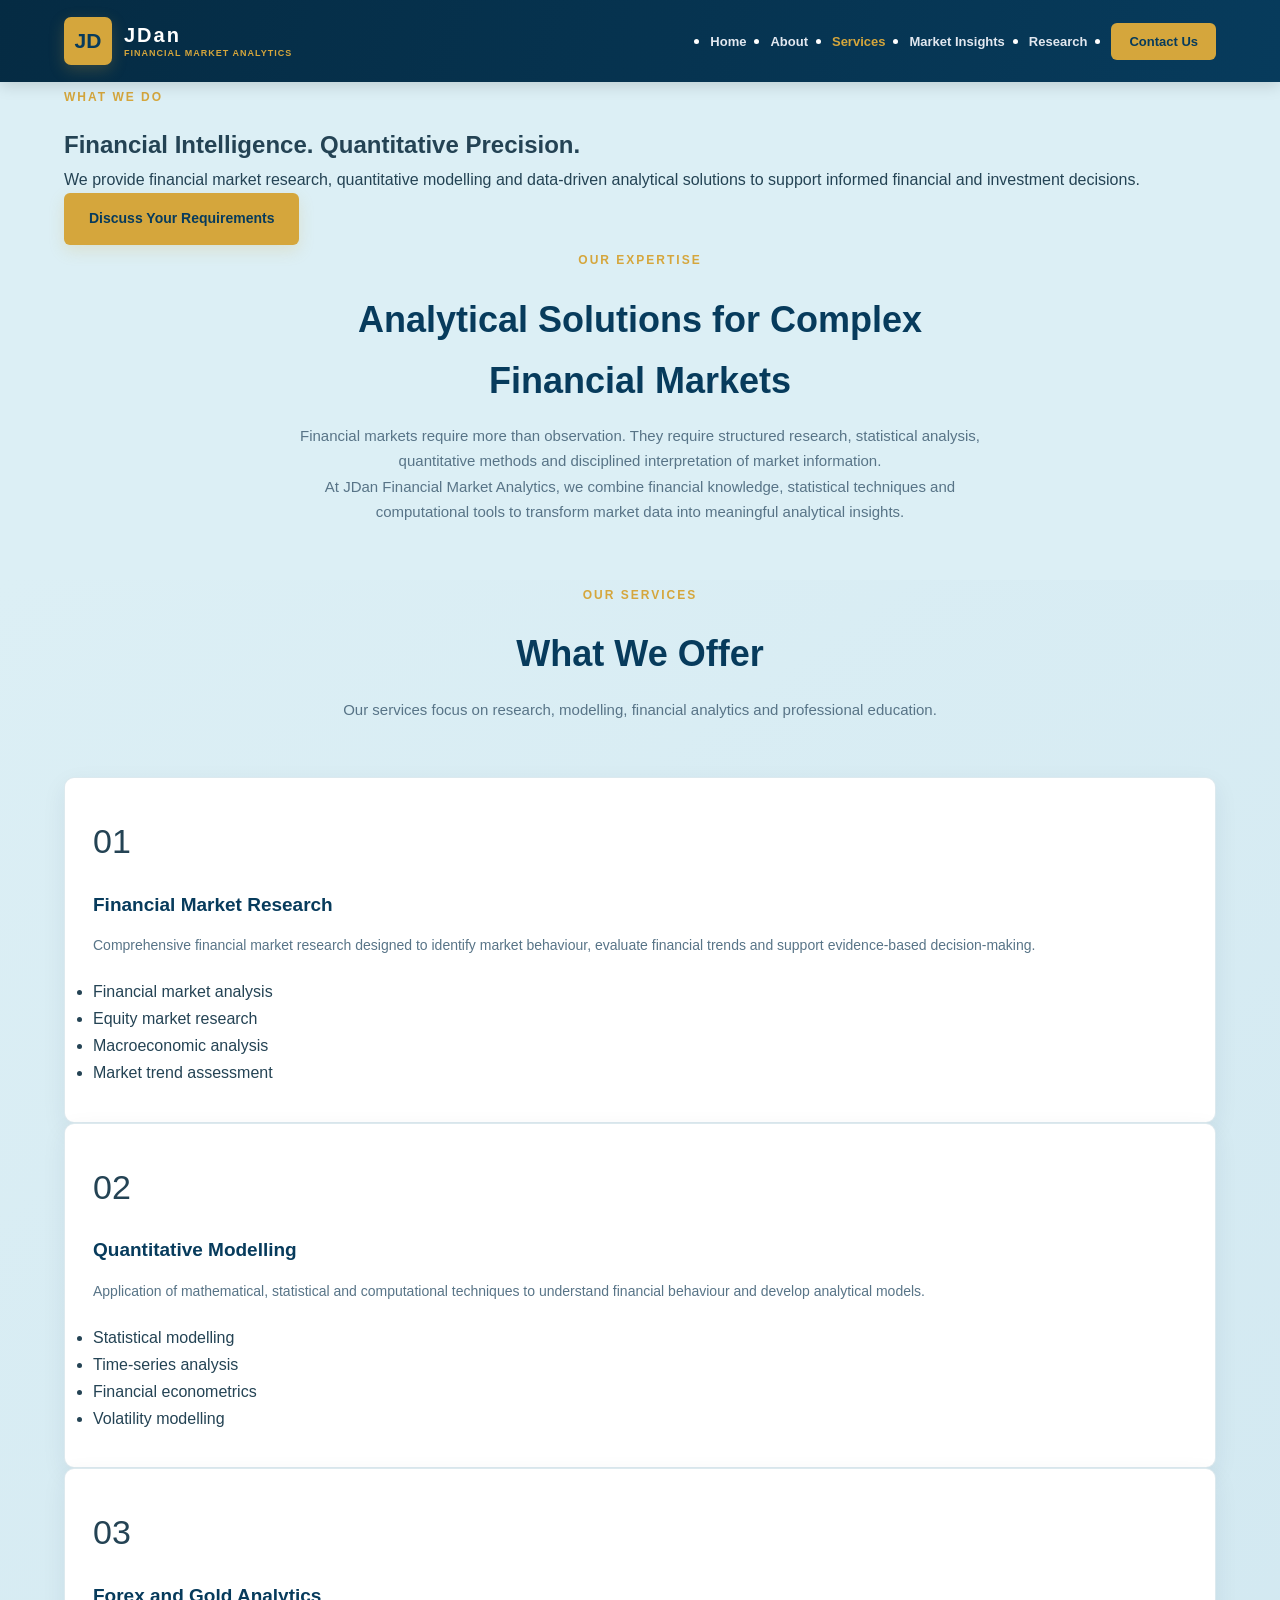
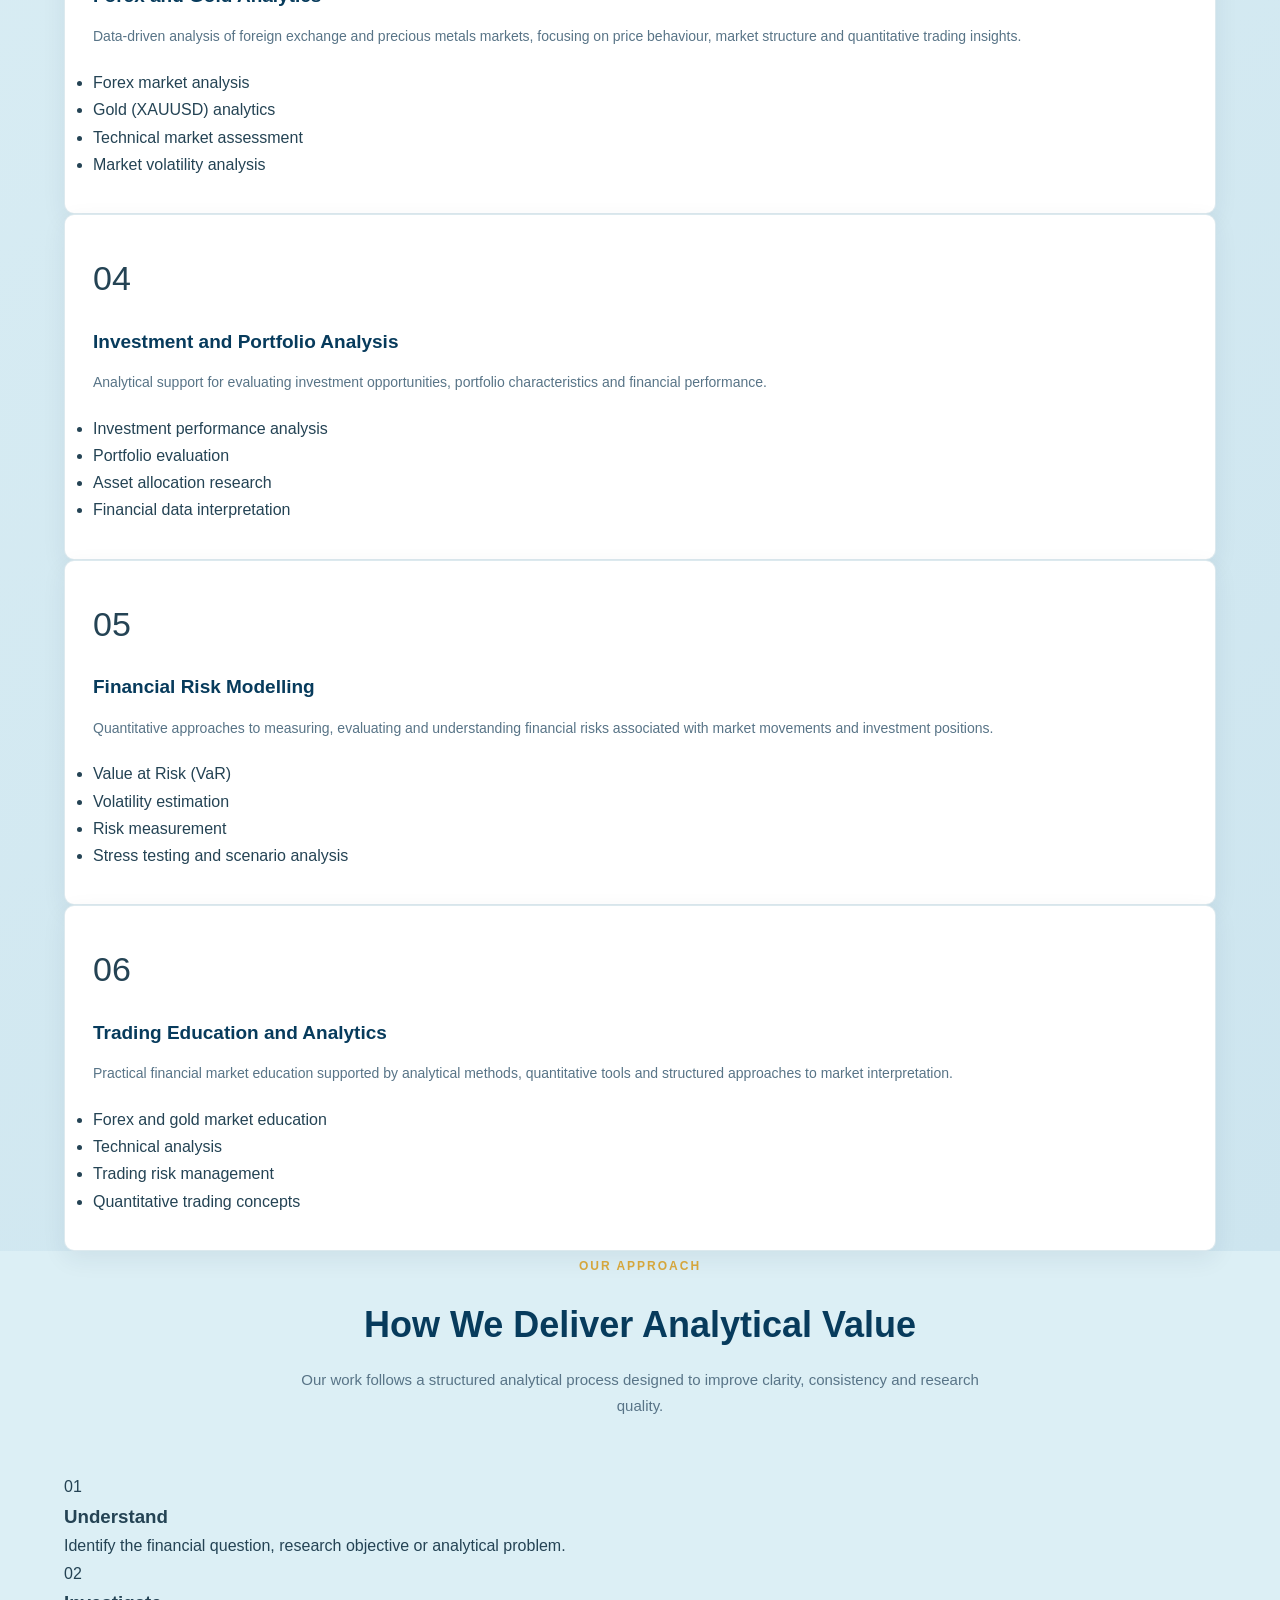
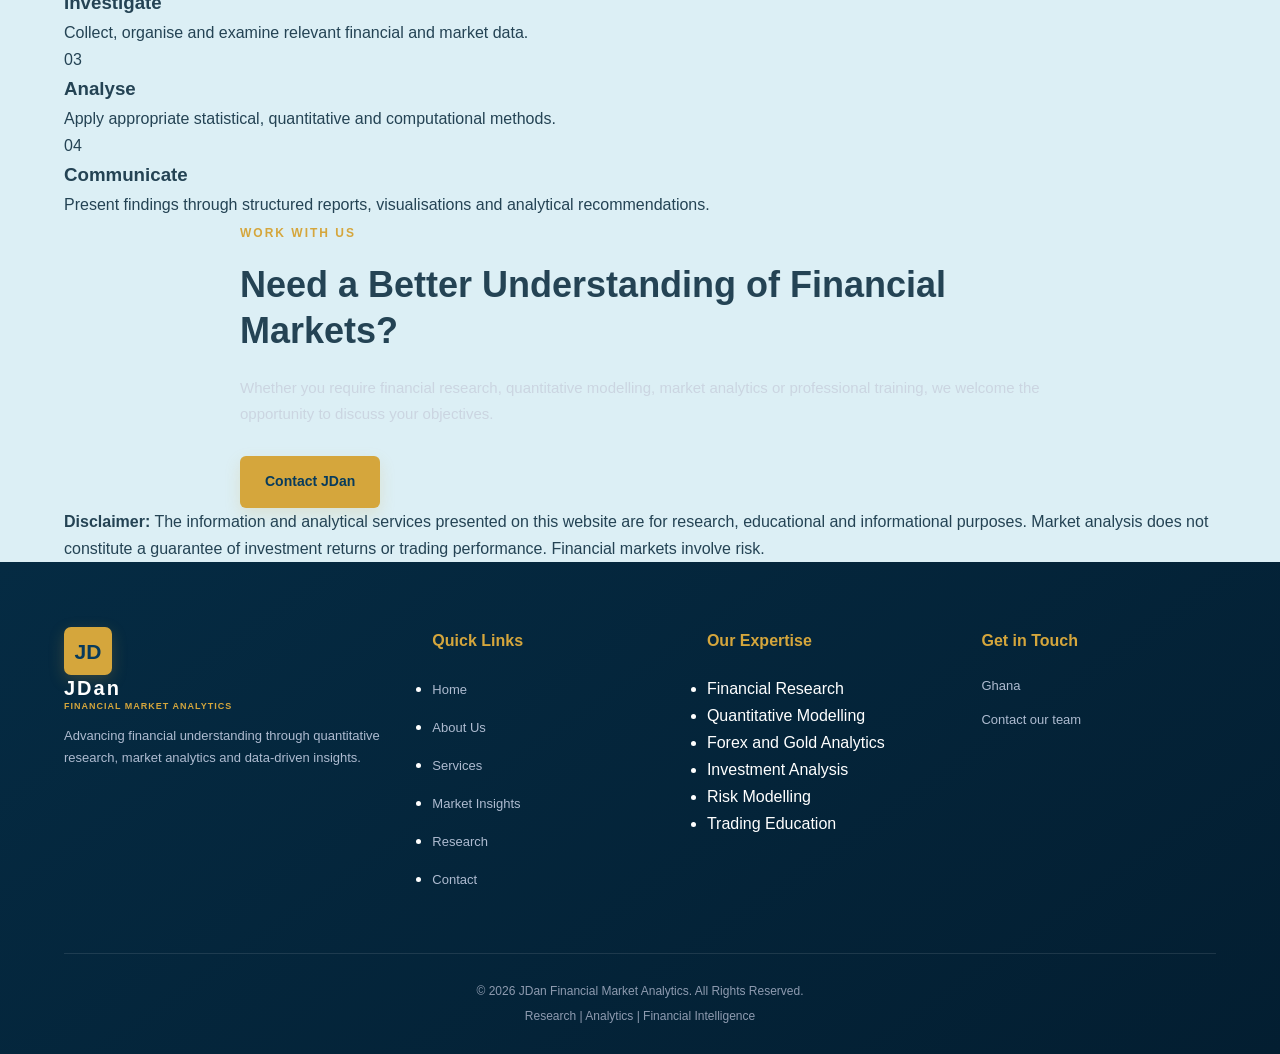
<file: services.html>
<!DOCTYPE html>
<html lang="en">
<head>
    <meta charset="UTF-8">
    <meta name="viewport" content="width=device-width, initial-scale=1.0">

    <meta name="description" content="Explore financial market research, quantitative analytics, forex and gold analysis, investment research, risk modelling and trading education at JDan Financial Market Analytics.">

    <meta name="keywords" content="Financial Analytics, Ghana, Forex Analysis, Gold Trading, Quantitative Research, Investment Analysis, Risk Modelling">

    <meta name="author" content="JDan Financial Market Analytics">

    <title>Our Services | JDan Financial Market Analytics</title>

    <link rel="stylesheet" href="css/style.css">
</head>

<body>

    <!-- HEADER -->
    <header class="site-header">
        <div class="container">
            <nav class="navbar">

                <a href="index.html" class="logo">
                    <span class="logo-mark">JD</span>
                    <span class="logo-text">
                        <strong>JDan</strong>
                        <small>FINANCIAL MARKET ANALYTICS</small>
                    </span>
                </a>

                <button class="menu-toggle"
                        aria-label="Toggle navigation"
                        aria-expanded="false">
                    ☰
                </button>

                <ul class="navigation">
                    <li><a href="index.html">Home</a></li>
                    <li><a href="about.html">About</a></li>
                    <li><a href="services.html" class="active">Services</a></li>
                    <li><a href="insights.html">Market Insights</a></li>
                    <li><a href="research.html">Research</a></li>
                    <li><a href="contact.html" class="nav-contact">Contact Us</a></li>
                </ul>

            </nav>
        </div>
    </header>


    <!-- PAGE HERO -->
    <section class="page-hero">
        <div class="container">

            <div class="page-hero-content">
                <span class="section-label">WHAT WE DO</span>

                <h1>
                    Financial Intelligence.
                    <span>Quantitative Precision.</span>
                </h1>

                <p>
                    We provide financial market research, quantitative
                    modelling and data-driven analytical solutions to
                    support informed financial and investment decisions.
                </p>

                <a href="contact.html" class="btn btn-primary">
                    Discuss Your Requirements
                </a>
            </div>

        </div>
    </section>


    <!-- INTRODUCTION -->
    <section class="section services-intro">
        <div class="container">

            <div class="section-heading">
                <span class="section-label">OUR EXPERTISE</span>

                <h2>
                    Analytical Solutions for
                    Complex Financial Markets
                </h2>

                <p>
                    Financial markets require more than observation.
                    They require structured research, statistical
                    analysis, quantitative methods and disciplined
                    interpretation of market information.
                </p>

                <p>
                    At JDan Financial Market Analytics, we combine
                    financial knowledge, statistical techniques and
                    computational tools to transform market data
                    into meaningful analytical insights.
                </p>
            </div>

        </div>
    </section>


    <!-- SERVICES GRID -->
    <section class="section services-section">
        <div class="container">

            <div class="section-heading">
                <span class="section-label">OUR SERVICES</span>
                <h2>What We Offer</h2>
                <p>
                    Our services focus on research, modelling,
                    financial analytics and professional education.
                </p>
            </div>

            <div class="services-grid">

                <!-- SERVICE 1 -->
                <article class="service-card">
                    <div class="service-icon">01</div>

                    <h3>Financial Market Research</h3>

                    <p>
                        Comprehensive financial market research
                        designed to identify market behaviour,
                        evaluate financial trends and support
                        evidence-based decision-making.
                    </p>

                    <ul>
                        <li>Financial market analysis</li>
                        <li>Equity market research</li>
                        <li>Macroeconomic analysis</li>
                        <li>Market trend assessment</li>
                    </ul>
                </article>


                <!-- SERVICE 2 -->
                <article class="service-card">
                    <div class="service-icon">02</div>

                    <h3>Quantitative Modelling</h3>

                    <p>
                        Application of mathematical, statistical
                        and computational techniques to understand
                        financial behaviour and develop analytical
                        models.
                    </p>

                    <ul>
                        <li>Statistical modelling</li>
                        <li>Time-series analysis</li>
                        <li>Financial econometrics</li>
                        <li>Volatility modelling</li>
                    </ul>
                </article>


                <!-- SERVICE 3 -->
                <article class="service-card">
                    <div class="service-icon">03</div>

                    <h3>Forex and Gold Analytics</h3>

                    <p>
                        Data-driven analysis of foreign exchange
                        and precious metals markets, focusing on
                        price behaviour, market structure and
                        quantitative trading insights.
                    </p>

                    <ul>
                        <li>Forex market analysis</li>
                        <li>Gold (XAUUSD) analytics</li>
                        <li>Technical market assessment</li>
                        <li>Market volatility analysis</li>
                    </ul>
                </article>


                <!-- SERVICE 4 -->
                <article class="service-card">
                    <div class="service-icon">04</div>

                    <h3>Investment and Portfolio Analysis</h3>

                    <p>
                        Analytical support for evaluating
                        investment opportunities, portfolio
                        characteristics and financial performance.
                    </p>

                    <ul>
                        <li>Investment performance analysis</li>
                        <li>Portfolio evaluation</li>
                        <li>Asset allocation research</li>
                        <li>Financial data interpretation</li>
                    </ul>
                </article>


                <!-- SERVICE 5 -->
                <article class="service-card">
                    <div class="service-icon">05</div>

                    <h3>Financial Risk Modelling</h3>

                    <p>
                        Quantitative approaches to measuring,
                        evaluating and understanding financial
                        risks associated with market movements
                        and investment positions.
                    </p>

                    <ul>
                        <li>Value at Risk (VaR)</li>
                        <li>Volatility estimation</li>
                        <li>Risk measurement</li>
                        <li>Stress testing and scenario analysis</li>
                    </ul>
                </article>


                <!-- SERVICE 6 -->
                <article class="service-card">
                    <div class="service-icon">06</div>

                    <h3>Trading Education and Analytics</h3>

                    <p>
                        Practical financial market education
                        supported by analytical methods,
                        quantitative tools and structured
                        approaches to market interpretation.
                    </p>

                    <ul>
                        <li>Forex and gold market education</li>
                        <li>Technical analysis</li>
                        <li>Trading risk management</li>
                        <li>Quantitative trading concepts</li>
                    </ul>
                </article>

            </div>
        </div>
    </section>


    <!-- OUR APPROACH -->
    <section class="section approach-section">
        <div class="container">

            <div class="section-heading">
                <span class="section-label">OUR APPROACH</span>

                <h2>How We Deliver Analytical Value</h2>

                <p>
                    Our work follows a structured analytical
                    process designed to improve clarity,
                    consistency and research quality.
                </p>
            </div>

            <div class="approach-grid">

                <div class="approach-card">
                    <span>01</span>
                    <h3>Understand</h3>
                    <p>
                        Identify the financial question,
                        research objective or analytical problem.
                    </p>
                </div>

                <div class="approach-card">
                    <span>02</span>
                    <h3>Investigate</h3>
                    <p>
                        Collect, organise and examine relevant
                        financial and market data.
                    </p>
                </div>

                <div class="approach-card">
                    <span>03</span>
                    <h3>Analyse</h3>
                    <p>
                        Apply appropriate statistical,
                        quantitative and computational methods.
                    </p>
                </div>

                <div class="approach-card">
                    <span>04</span>
                    <h3>Communicate</h3>
                    <p>
                        Present findings through structured
                        reports, visualisations and analytical
                        recommendations.
                    </p>
                </div>

            </div>
        </div>
    </section>


    <!-- CALL TO ACTION -->
    <section class="section services-cta">
        <div class="container">

            <div class="cta-content">
                <span class="section-label">WORK WITH US</span>

                <h2>
                    Need a Better Understanding
                    of Financial Markets?
                </h2>

                <p>
                    Whether you require financial research,
                    quantitative modelling, market analytics
                    or professional training, we welcome the
                    opportunity to discuss your objectives.
                </p>

                <a href="contact.html" class="btn btn-primary">
                    Contact JDan
                </a>
            </div>

        </div>
    </section>


    <!-- DISCLAIMER -->
    <section class="disclaimer-section">
        <div class="container">
            <p>
                <strong>Disclaimer:</strong>
                The information and analytical services presented
                on this website are for research, educational and
                informational purposes. Market analysis does not
                constitute a guarantee of investment returns or
                trading performance. Financial markets involve risk.
            </p>
        </div>
    </section>


    <!-- FOOTER -->
    <footer class="site-footer">
        <div class="container">

            <div class="footer-grid">

                <div class="footer-brand">
                    <a href="index.html" class="logo">
                        <span class="logo-mark">JD</span>
                        <span class="logo-text">
                            <strong>JDan</strong>
                            <small>FINANCIAL MARKET ANALYTICS</small>
                        </span>
                    </a>

                    <p>
                        Advancing financial understanding through
                        quantitative research, market analytics
                        and data-driven insights.
                    </p>
                </div>


                <div class="footer-links">
                    <h3>Quick Links</h3>
                    <ul>
                        <li><a href="index.html">Home</a></li>
                        <li><a href="about.html">About Us</a></li>
                        <li><a href="services.html">Services</a></li>
                        <li><a href="insights.html">Market Insights</a></li>
                        <li><a href="research.html">Research</a></li>
                        <li><a href="contact.html">Contact</a></li>
                    </ul>
                </div>


                <div class="footer-links">
                    <h3>Our Expertise</h3>
                    <ul>
                        <li>Financial Research</li>
                        <li>Quantitative Modelling</li>
                        <li>Forex and Gold Analytics</li>
                        <li>Investment Analysis</li>
                        <li>Risk Modelling</li>
                        <li>Trading Education</li>
                    </ul>
                </div>


                <div class="footer-contact">
                    <h3>Get in Touch</h3>
                    <p>Ghana</p>
                    <a href="contact.html">Contact our team</a>
                </div>

            </div>


            <div class="footer-bottom">
                <p>
                    &copy; <span id="current-year">2026</span>
                    JDan Financial Market Analytics.
                    All Rights Reserved.
                </p>

                <p>
                    Research | Analytics | Financial Intelligence
                </p>
            </div>

        </div>
    </footer>


    <!-- JAVASCRIPT -->
    <script src="js/script.js"></script>

    <script>
        document.getElementById("current-year").textContent =
            new Date().getFullYear();
    </script>

</body>
</html>
</file>
<file: css/style.css>
/* ==========================================================
   JDAN FINANCIAL MARKET ANALYTICS
   MAIN WEBSITE STYLESHEET
   Version: 2.0
   Brand: Sea Blue, Ocean Blue and Gold
========================================================== */

/* 1. GLOBAL SETTINGS */

:root {
    --navy: #073B5C;
    --navy-light: #0D6685;
    --navy-deep: #052B43;
    --gold: #D5A63C;
    --gold-light: #E8C66A;
    --white: #ffffff;
    --light-bg: #DCEFF5;
    --text: #244354;
    --muted: #587487;
    --border: #C6DDE7;
    --shadow: 0 12px 35px rgba(5, 43, 67, 0.12);
}

* {
    margin: 0;
    padding: 0;
    box-sizing: border-box;
}

html {
    scroll-behavior: smooth;
}

body {
    font-family: Arial, Helvetica, sans-serif;
    color: var(--text);
    background: var(--light-bg);
    line-height: 1.7;
    overflow-x: hidden;
}

a {
    text-decoration: none;
    color: inherit;
}

img {
    max-width: 100%;
    display: block;
}

.container {
    width: 90%;
    max-width: 1200px;
    margin: auto;
}

.section-padding {
    padding: 90px 0;
}

/* 2. HEADER AND NAVIGATION */

.site-header {
    background: linear-gradient(105deg, var(--navy-deep), var(--navy));
    color: var(--white);
    width: 100%;
    position: sticky;
    top: 0;
    z-index: 1000;
    box-shadow: 0 3px 15px rgba(0, 0, 0, 0.15);
    backdrop-filter: blur(12px);
}

.navbar {
    min-height: 82px;
    display: flex;
    align-items: center;
    justify-content: space-between;
    gap: 25px;
}

.logo {
    display: flex;
    align-items: center;
    gap: 12px;
    flex-shrink: 0;
}

.logo-mark {
    width: 48px;
    height: 48px;
    background: var(--gold);
    color: var(--navy);
    display: flex;
    align-items: center;
    justify-content: center;
    font-size: 21px;
    font-weight: 800;
    border-radius: 7px;
    box-shadow: 0 5px 16px rgba(213, 166, 60, 0.22);
}

.logo-text {
    display: flex;
    flex-direction: column;
    line-height: 1.3;
}

.logo-text strong {
    font-size: 20px;
    letter-spacing: 2px;
    color: var(--white);
}

.logo-text small {
    color: var(--gold);
    font-size: 9px;
    letter-spacing: 1px;
    font-weight: bold;
}

.navigation {
    display: flex;
    align-items: center;
    gap: 24px;
}

.navigation a {
    font-size: 13px;
    font-weight: 600;
    color: #e2e8f0;
    transition: 0.3s ease;
}

.navigation a:hover,
.navigation a.active {
    color: var(--gold);
}

.navigation .nav-contact {
    background: var(--gold);
    color: var(--navy);
    padding: 11px 18px;
    border-radius: 6px;
}

.navigation .nav-contact:hover {
    background: var(--gold-light);
    color: var(--navy);
}

.menu-toggle {
    display: none;
    background: transparent;
    border: none;
    color: var(--white);
    font-size: 28px;
    cursor: pointer;
}

/* 3. HERO SECTION */

.hero {
    min-height: 590px;
    background:
        linear-gradient(
            100deg,
            rgba(5, 43, 67, 0.96),
            rgba(7, 59, 92, 0.84),
            rgba(13, 102, 133, 0.48)
        ),
        url("https://images.unsplash.com/photo-1611974789855-9c2a0a7236a3?auto=format&fit=crop&w=1800&q=85");

    background-position: center;
    background-size: cover;
    position: relative;
    display: flex;
    align-items: center;
    color: var(--white);
}

.hero-content {
    position: relative;
    z-index: 2;
    padding-top: 80px;
    padding-bottom: 80px;
}

.hero-label,
.section-label {
    color: var(--gold);
    font-size: 12px;
    letter-spacing: 2px;
    font-weight: 800;
    display: inline-block;
    margin-bottom: 18px;
}

.hero h1 {
    font-size: clamp(38px, 5vw, 65px);
    line-height: 1.15;
    max-width: 780px;
    margin-bottom: 25px;
    font-weight: 800;
}

.hero h1 span {
    color: var(--gold);
    display: block;
}

.hero-content > p {
    max-width: 650px;
    font-size: 17px;
    color: #dce4f0;
    margin-bottom: 32px;
    line-height: 1.8;
}

.hero-buttons {
    display: flex;
    flex-wrap: wrap;
    gap: 15px;
}

.btn {
    display: inline-block;
    padding: 14px 25px;
    border-radius: 6px;
    font-size: 14px;
    font-weight: 700;
    transition: 0.3s ease;
    text-align: center;
    cursor: pointer;
}

.btn-primary {
    background: var(--gold);
    color: var(--navy);
    box-shadow: 0 6px 16px rgba(213, 166, 60, 0.18);
}

.btn-primary:hover {
    background: var(--gold-light);
    transform: translateY(-3px);
}

.btn-outline {
    border: 1px solid var(--gold);
    color: var(--white);
}

.btn-outline:hover {
    background: var(--gold);
    color: var(--navy);
}

.hero-location {
    margin-top: 38px;
    color: #cbd5e1;
    font-size: 13px;
    letter-spacing: 1px;
}

/* 4. INTRODUCTION SECTION */

.intro-grid {
    display: grid;
    grid-template-columns: 1.1fr 0.9fr;
    gap: 65px;
    align-items: center;
}

.intro-text h2,
.research-grid h2 {
    font-size: 36px;
    color: var(--navy);
    line-height: 1.3;
    margin-bottom: 25px;
}

.intro-text h2 span,
.research-grid h2 span {
    color: #b48a19;
}

.intro-text p,
.research-grid p {
    font-size: 15px;
    margin-bottom: 18px;
    color: var(--muted);
}

.text-link {
    display: inline-block;
    color: #a17b15;
    font-weight: 700;
    margin-top: 12px;
}

.text-link:hover {
    color: var(--navy);
}

.intro-visual {
    display: grid;
    gap: 20px;
}

.visual-card {
    background: var(--light-bg);
    padding: 35px;
    border: 1px solid rgba(13, 102, 133, 0.10);
    border-left: 4px solid var(--gold);
    border-radius: 8px;
    box-shadow: 0 8px 24px rgba(5, 43, 67, 0.07);
}

.visual-card-dark {
    background: linear-gradient(145deg, var(--navy), var(--navy-light));
    color: var(--white);
    margin-left: 35px;
}

.visual-symbol {
    font-size: 30px;
    color: var(--gold);
}

.visual-card h3 {
    margin: 12px 0;
    font-size: 20px;
    color: var(--navy);
}

.visual-card-dark h3 {
    color: var(--white);
}

.visual-card p {
    font-size: 14px;
    color: var(--muted);
}

.visual-card-dark p {
    color: #cbd5e1;
}

/* 5. SERVICES SECTION */

.services-section {
    background: linear-gradient(145deg, #DCEFF5, #CDE5EF);
}

.section-heading {
    text-align: center;
    max-width: 700px;
    margin: 0 auto 55px;
}

.section-heading h2 {
    font-size: 36px;
    color: var(--navy);
    margin-bottom: 12px;
}

.section-heading p {
    color: var(--muted);
    font-size: 15px;
}

.service-grid {
    display: grid;
    grid-template-columns: repeat(3, 1fr);
    gap: 25px;
}

.service-card {
    background: var(--white);
    padding: 35px 28px;
    border-radius: 10px;
    border: 1px solid rgba(13, 102, 133, 0.14);
    box-shadow: 0 8px 24px rgba(5, 43, 67, 0.07);
    transition: 0.3s ease;
}

.service-card:hover {
    transform: translateY(-7px);
    box-shadow: 0 16px 35px rgba(5, 43, 67, 0.14);
    border-color: var(--gold);
}

.service-icon {
    font-size: 34px;
    display: inline-block;
    margin-bottom: 18px;
}

.service-card h3 {
    color: var(--navy);
    font-size: 19px;
    margin-bottom: 13px;
}

.service-card p {
    color: var(--muted);
    font-size: 14px;
    margin-bottom: 20px;
}

.service-card a {
    color: #a17b15;
    font-weight: 700;
    font-size: 13px;
}

/* 6. RESEARCH SECTION */

.research-section {
    background: var(--light-bg);
}

.research-grid {
    display: grid;
    grid-template-columns: 1.2fr 0.8fr;
    gap: 60px;
    align-items: center;
}

.research-highlight {
    background: linear-gradient(145deg, var(--navy), var(--navy-light));
    padding: 45px;
    color: var(--white);
    border-radius: 8px;
    border-bottom: 5px solid var(--gold);
}

.research-number {
    color: var(--gold);
    font-size: 65px;
    font-weight: 800;
    margin-bottom: 15px;
}

.research-highlight h3 {
    font-size: 24px;
    margin-bottom: 15px;
}

.research-highlight p {
    color: #cbd5e1;
    font-size: 14px;
}

/* 7. CALL TO ACTION */

.cta-section {
    background:
        linear-gradient(
            rgba(5, 43, 67, 0.94),
            rgba(5, 43, 67, 0.94)
        ),
        url("https://images.unsplash.com/photo-1460925895917-afdab827c52f?auto=format&fit=crop&w=1800&q=85");

    background-position: center;
    background-size: cover;
    padding: 85px 0;
    text-align: center;
    color: var(--white);
}

.cta-content {
    max-width: 800px;
    margin: auto;
}

.cta-content h2 {
    font-size: 36px;
    line-height: 1.3;
    margin-bottom: 20px;
}

.cta-content p {
    color: #cbd5e1;
    font-size: 15px;
    margin-bottom: 30px;
}

/* 8. FOOTER */

.site-footer {
    background: linear-gradient(145deg, #052B43, #031E31);
    color: var(--white);
    padding-top: 65px;
}

.footer-grid {
    display: grid;
    grid-template-columns: 1.4fr 1fr 1fr 1fr;
    gap: 40px;
    padding-bottom: 50px;
}

.footer-logo {
    margin-bottom: 20px;
}

.footer-about p {
    color: #aebbd0;
    font-size: 14px;
    margin-top: 15px;
    max-width: 280px;
}

.footer-grid h3 {
    font-size: 16px;
    margin-bottom: 20px;
    color: var(--gold);
}

.footer-grid a,
.footer-grid > div > span,
.footer-grid > div > p {
    display: block;
    color: #aebbd0;
    font-size: 13px;
    margin-bottom: 12px;
}

.footer-grid a:hover {
    color: var(--gold);
}

.footer-bottom {
    border-top: 1px solid rgba(255,255,255,0.1);
    padding: 22px 5%;
    text-align: center;
}

.footer-bottom p {
    color: #8e9bb0;
    font-size: 12px;
    margin: 5px 0;
}

/* 9. FORM ELEMENTS */

input,
select,
textarea {
    font: inherit;
    max-width: 100%;
}

input:focus,
select:focus,
textarea:focus {
    outline: none;
    border-color: var(--navy-light);
    box-shadow: 0 0 0 3px rgba(13, 102, 133, 0.13);
}

/* 10. TABLET RESPONSIVENESS */

@media (max-width: 1000px) {

    .navigation {
        gap: 12px;
    }

    .navigation a {
        font-size: 12px;
    }

    .service-grid {
        grid-template-columns: repeat(2, 1fr);
    }

    .footer-grid {
        grid-template-columns: repeat(2, 1fr);
    }
}

/* 11. MOBILE RESPONSIVENESS */

@media (max-width: 760px) {

    .navbar {
        min-height: 72px;
    }

    .menu-toggle {
        display: block;
    }

    .navigation {
        display: none;
        position: absolute;
        top: 72px;
        left: 0;
        width: 100%;
        background: var(--navy-deep);
        padding: 20px 5%;
        flex-direction: column;
        align-items: stretch;
        gap: 0;
        box-shadow: 0 10px 15px rgba(0,0,0,0.2);
    }

    .navigation.active {
        display: flex;
    }

    .navigation a {
        padding: 13px 5px;
        border-bottom: 1px solid rgba(255,255,255,0.08);
        font-size: 14px;
    }

    .navigation .nav-contact {
        margin-top: 12px;
        text-align: center;
    }

    .hero {
        min-height: 540px;
        background-position: 60% center;
    }

    .hero h1 {
        font-size: 39px;
    }

    .hero-content > p {
        font-size: 15px;
    }

    .section-padding {
        padding: 65px 0;
    }

    .intro-grid,
    .research-grid {
        grid-template-columns: 1fr;
        gap: 35px;
    }

    .intro-text h2,
    .research-grid h2 {
        font-size: 29px;
    }

    .visual-card-dark {
        margin-left: 15px;
    }

    .section-heading h2 {
        font-size: 29px;
    }

    .service-grid {
        grid-template-columns: 1fr;
    }

    .research-highlight {
        padding: 30px;
    }

    .cta-content h2 {
        font-size: 29px;
    }

    .footer-grid {
        grid-template-columns: 1fr;
        gap: 30px;
    }
}

/* 12. SMALL MOBILE SCREENS */

@media (max-width: 400px) {

    .container {
        width: 92%;
    }

    .logo-mark {
        width: 42px;
        height: 42px;
    }

    .logo-text strong {
        font-size: 17px;
    }

    .logo-text small {
        font-size: 8px;
    }

    .hero h1 {
        font-size: 33px;
    }

    .hero-buttons {
        flex-direction: column;
    }

    .btn {
        width: 100%;
    }
}

/* 13. ACCESSIBILITY AND INTERACTION */

::selection {
    background: var(--gold);
    color: var(--navy-deep);
}

button,
a {
    -webkit-tap-highlight-color: transparent;
}

button:focus-visible,
a:focus-visible,
input:focus-visible,
select:focus-visible,
textarea:focus-visible {
    outline: 2px solid var(--gold);
    outline-offset: 3px;
}

@media (prefers-reduced-motion: reduce) {

    html {
        scroll-behavior: auto;
    }

    *,
    *::before,
    *::after {
        transition-duration: 0.01ms !important;
        animation-duration: 0.01ms !important;
        animation-iteration-count: 1 !important;
    }
}
</file>
